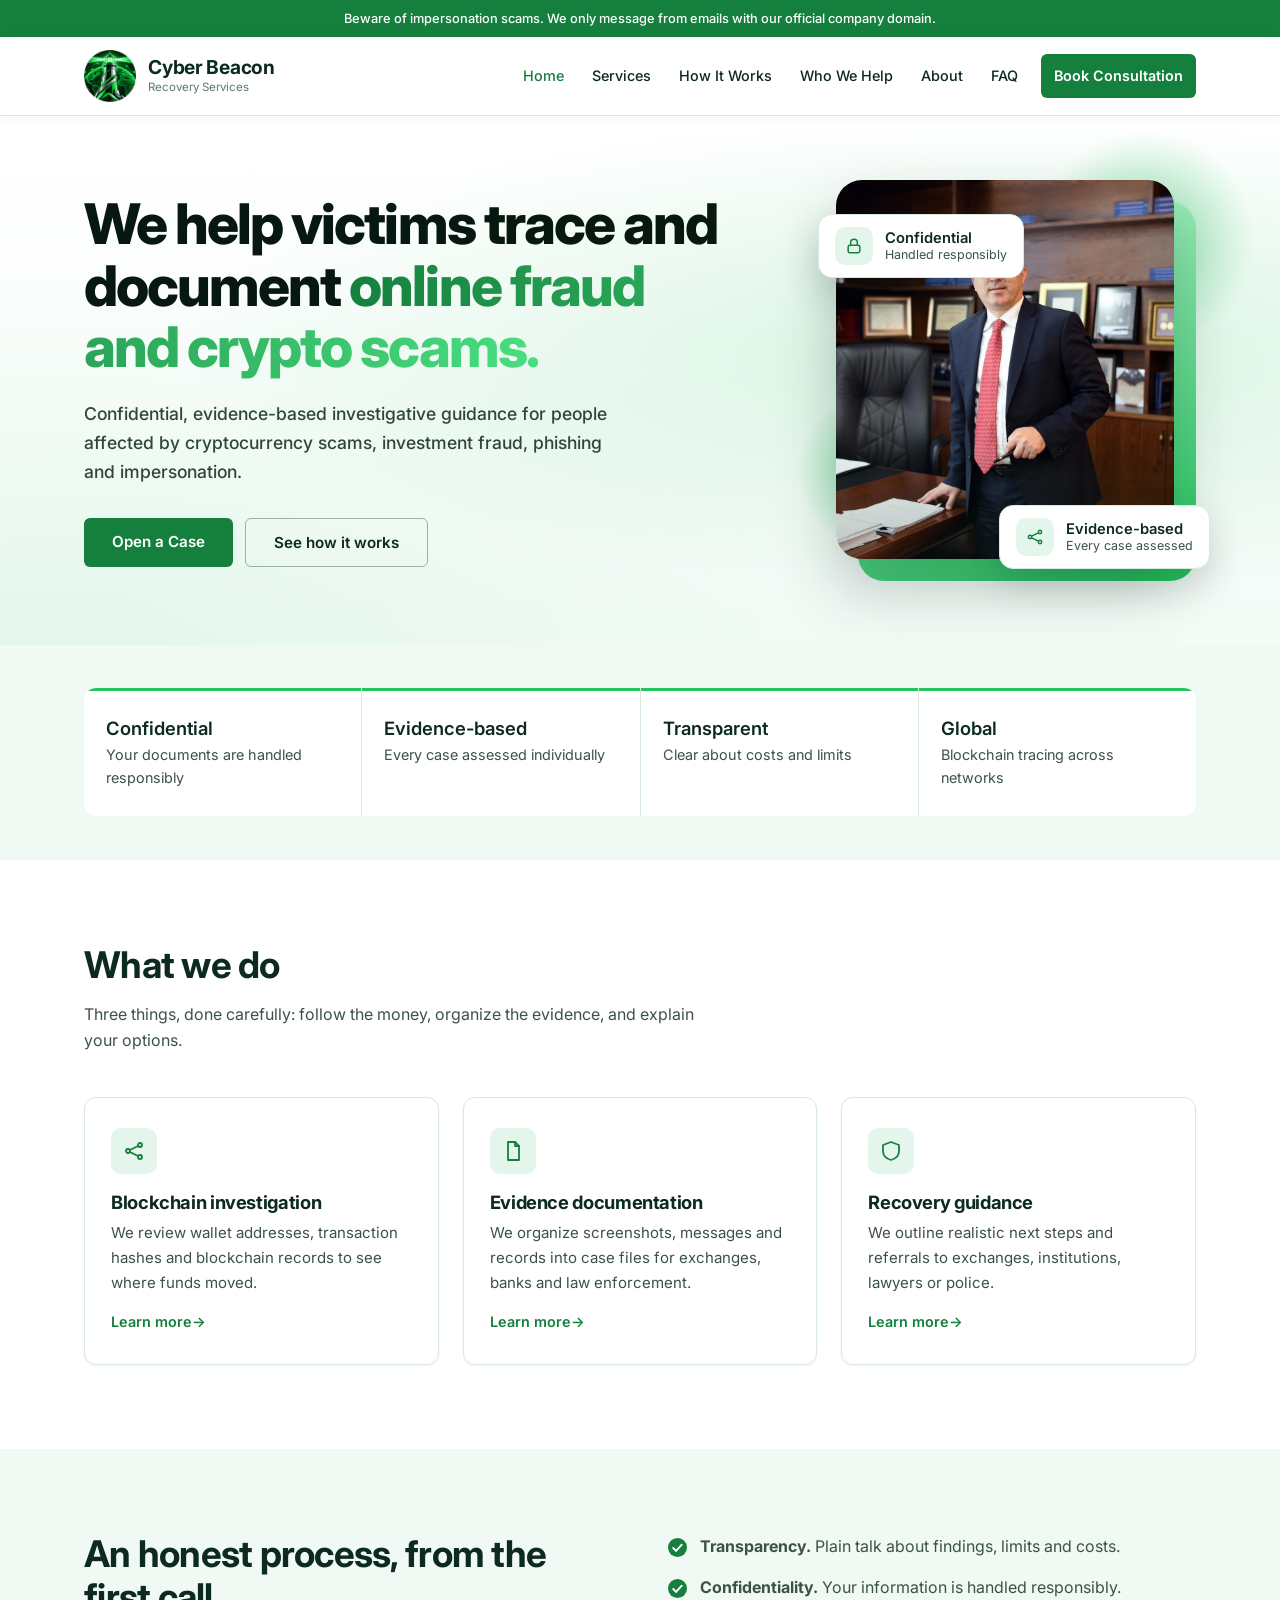
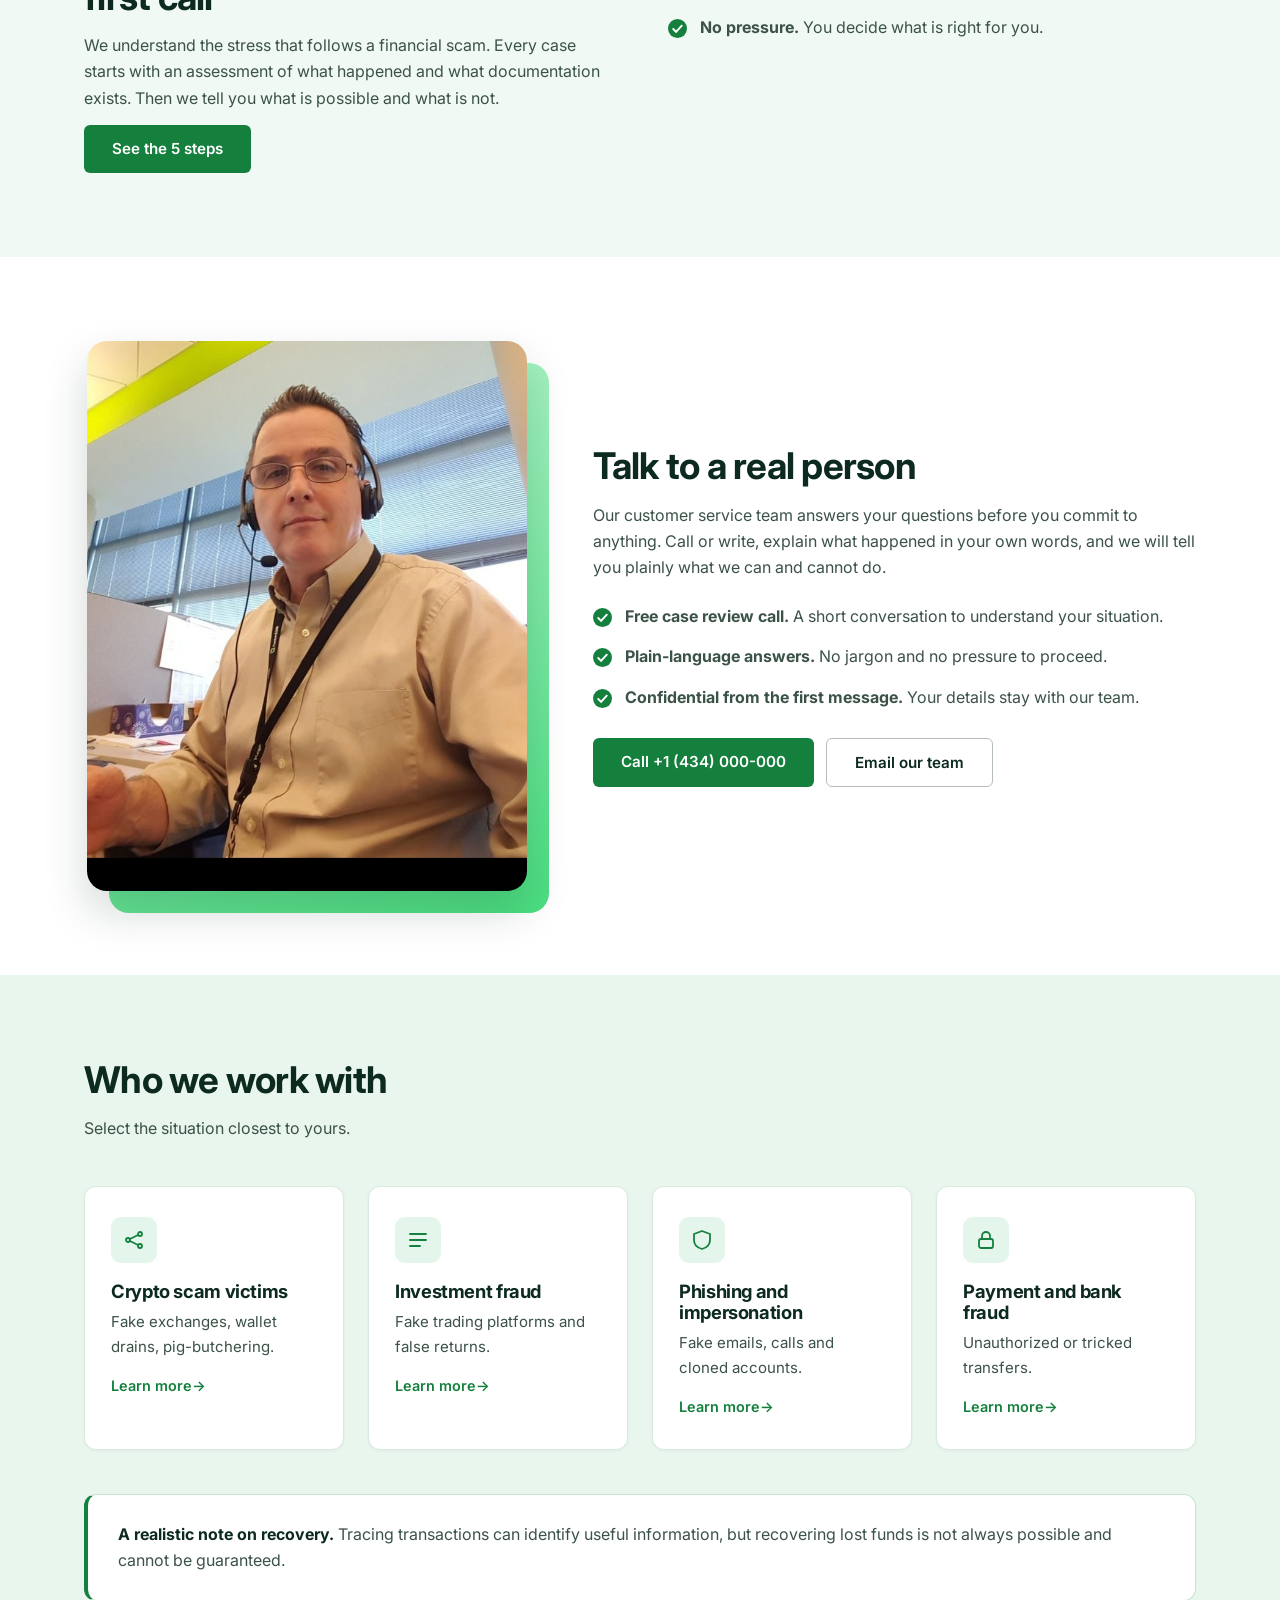
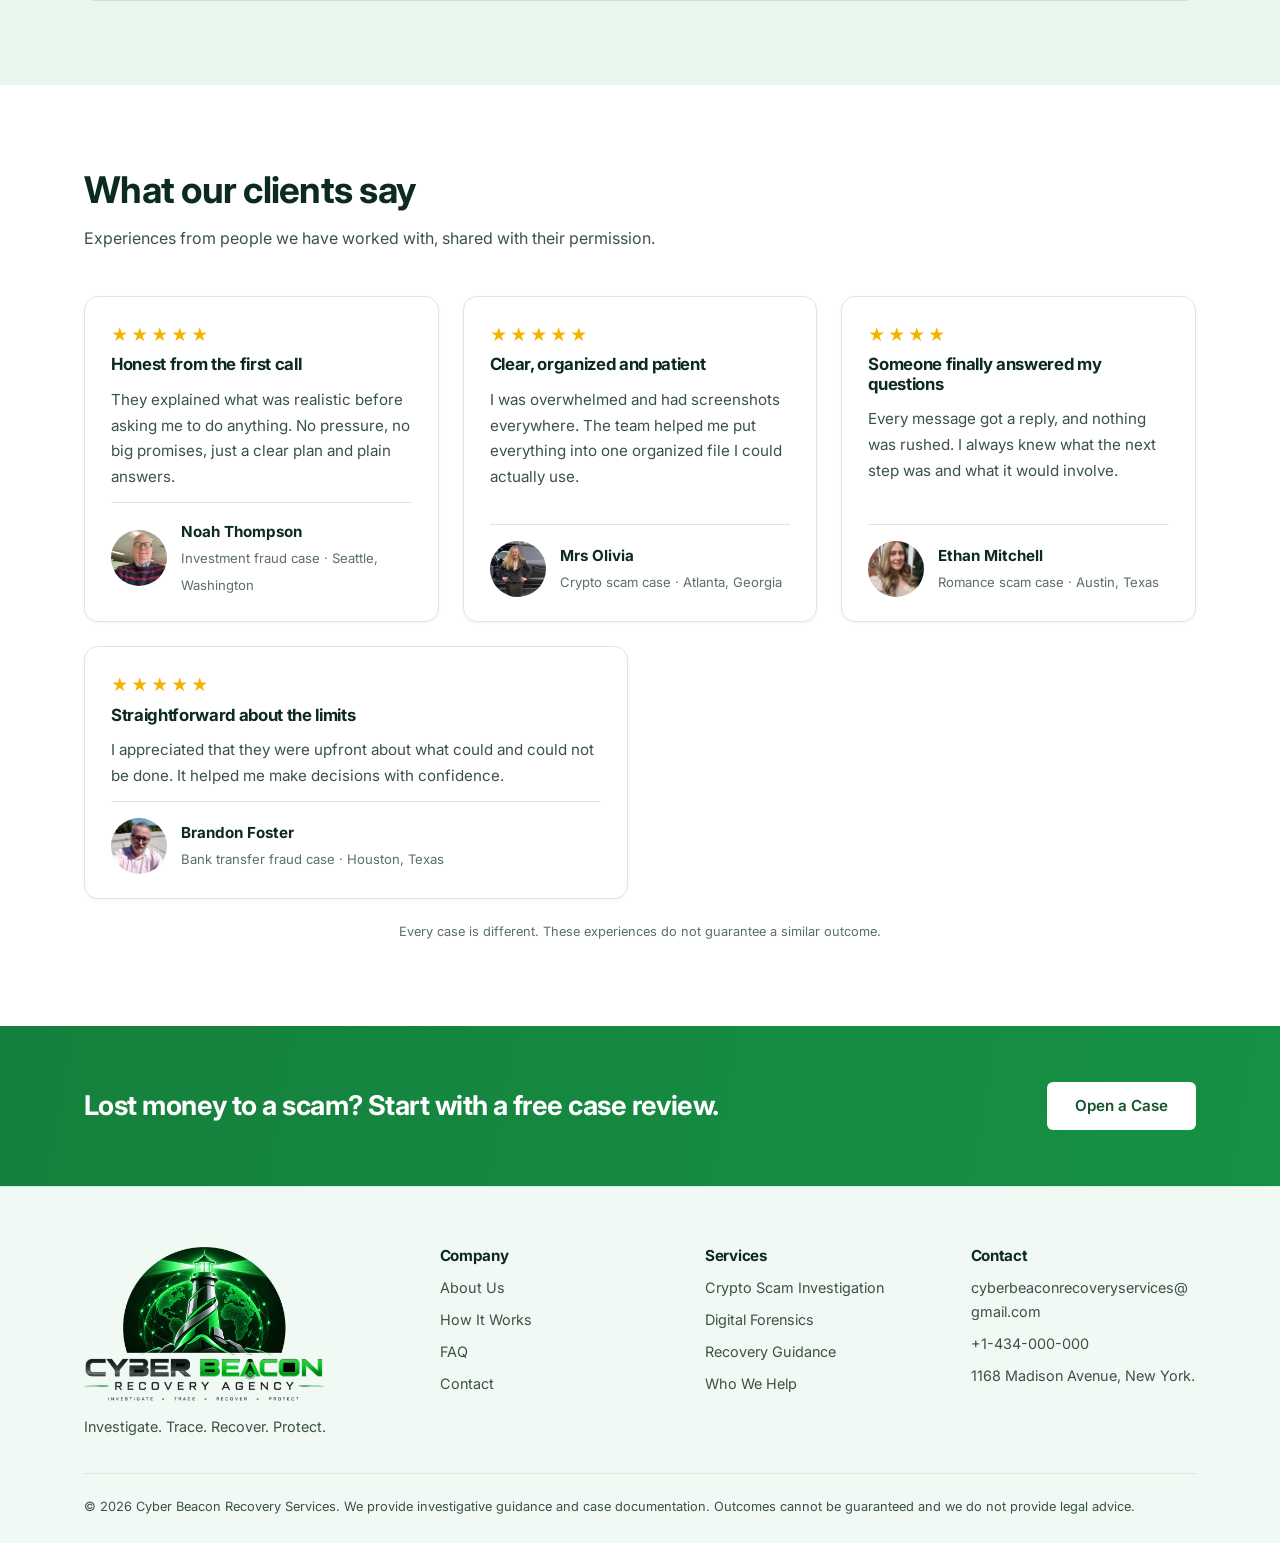
<file: index.html>
<!DOCTYPE html><html lang="en"><head><meta charset="UTF-8"><meta name="viewport" content="width=device-width, initial-scale=1, viewport-fit=cover">
<title>Cyber Beacon Recovery Services</title><meta name="description" content="Cyber Beacon Recovery Services provides investigative guidance for victims of online fraud, crypto scams, investment fraud and phishing.">
<link rel="preconnect" href="https://fonts.googleapis.com"><link rel="preconnect" href="https://fonts.gstatic.com" crossorigin>
<link href="https://fonts.googleapis.com/css2?family=Inter:wght@400;500;600;700;800&display=swap" rel="stylesheet">
<link rel="icon" href="images/logo-icon.png"><link rel="stylesheet" href="style.css"></head><body>
<div class="alert">Beware of impersonation scams. We only message from emails with our official company domain.</div>
<header><div class="wrap nav"><a class="brand" href="index.html"><img src="images/logo-icon.png" alt=""><span><b>Cyber Beacon</b><small>Recovery Services</small></span></a>
<nav aria-label="Main"><button class="burger" id="burger" aria-label="Open menu" aria-controls="menu" aria-expanded="false"><span></span><span></span><span></span></button>
<ul id="menu"><li><a href="index.html" aria-current=page>Home</a></li><li><a href="services.html">Services</a></li><li><a href="how-it-works.html">How It Works</a></li><li><a href="who-we-help.html">Who We Help</a></li><li><a href="about.html">About</a></li><li><a href="faq.html">FAQ</a></li><li><a href="contact.html" class="cta">Book Consultation</a></li></ul></nav></div></header>
<main><section class="hero"><div class="wrap"><div><h1>We help victims trace and document <em>online fraud and crypto scams.</em></h1><p>Confidential, evidence-based investigative guidance for people affected by cryptocurrency scams, investment fraud, phishing and impersonation.</p><div class="acts"><a class="btn" href="contact.html">Open a Case</a><a class="btn ghost" href="how-it-works.html">See how it works</a></div></div><div class="hero-visual"><span class="orb o1"></span><span class="orb o2"></span><figure class="portrait"><img src="images/hero-portrait.png" alt="Professional in a dark suit standing at a desk in an office" width="1012" height="1080" fetchpriority="high"></figure><div class="float f1"><svg viewBox="0 0 24 24"><rect x="5" y="11" width="14" height="9" rx="2"/><path d="M8 11V8a4 4 0 018 0v3"/></svg><span><b>Confidential</b>Handled responsibly</span></div><div class="float f2"><svg viewBox="0 0 24 24"><circle cx="6" cy="12" r="2"/><circle cx="18" cy="6" r="2"/><circle cx="18" cy="18" r="2"/><path d="M8 11l8-4M8 13l8 4"/></svg><span><b>Evidence-based</b>Every case assessed</span></div></div></div></section><div class="alt" style="padding:44px 0"><div class="wrap"><div class="stats"><div><b>Confidential</b>Your documents are handled responsibly</div><div><b>Evidence-based</b>Every case assessed individually</div><div><b>Transparent</b>Clear about costs and limits</div><div><b>Global</b>Blockchain tracing across networks</div></div></div></div><section><div class="wrap"><h2>What we do</h2><p class="lead">Three things, done carefully: follow the money, organize the evidence, and explain your options.</p><div class="grid g3">
<a class="card" href="services.html#crypto"><div class="ico"><svg viewBox="0 0 24 24"><circle cx="6" cy="12" r="2"/><circle cx="18" cy="6" r="2"/><circle cx="18" cy="18" r="2"/><path d="M8 11l8-4M8 13l8 4"/></svg></div><h3>Blockchain investigation</h3><p>We review wallet addresses, transaction hashes and blockchain records to see where funds moved.</p><span class="more">Learn more</span></a>
<a class="card" href="services.html#forensics"><div class="ico"><svg viewBox="0 0 24 24"><path d="M7 3h7l4 4v14H7z"/><path d="M14 3v4h4"/></svg></div><h3>Evidence documentation</h3><p>We organize screenshots, messages and records into case files for exchanges, banks and law enforcement.</p><span class="more">Learn more</span></a>
<a class="card" href="services.html#guidance"><div class="ico"><svg viewBox="0 0 24 24"><path d="M12 3l8 3v6c0 4.500-3.300 7.800-8 9-4.700-1.200-8-4.500-8-9V6l8-3z"/></svg></div><h3>Recovery guidance</h3><p>We outline realistic next steps and referrals to exchanges, institutions, lawyers or police.</p><span class="more">Learn more</span></a></div></div></section>
<section class="alt"><div class="wrap two"><div><h2>An honest process, from the first call</h2><p>We understand the stress that follows a financial scam. Every case starts with an assessment of what happened and what documentation exists. Then we tell you what is possible and what is not.</p><p style="margin-top:14px"><a class="btn" href="how-it-works.html">See the 5 steps</a></p></div>
<ul class="checks"><li><b>Transparency.</b> Plain talk about findings, limits and costs.</li><li><b>Confidentiality.</b> Your information is handled responsibly.</li><li><b>No pressure.</b> You decide what is right for you.</li></ul></div></section>
<section><div class="wrap support"><div class="photo"><img src="images/customer-service.jpg" alt="Customer service specialist wearing a headset at his desk" width="720" height="900" loading="lazy" decoding="async"></div><div><h2>Talk to a real person</h2><p>Our customer service team answers your questions before you commit to anything. Call or write, explain what happened in your own words, and we will tell you plainly what we can and cannot do.</p><ul class="checks"><li><b>Free case review call.</b> A short conversation to understand your situation.</li><li><b>Plain-language answers.</b> No jargon and no pressure to proceed.</li><li><b>Confidential from the first message.</b> Your details stay with our team.</li></ul><div class="acts"><a class="btn" href="tel:+1434000000">Call +1 (434) 000-000</a><a class="btn ghost" href="mailto:cyberbeaconrecoveryservices@gmail.com?subject=Case%20enquiry%20-%20Cyber%20Beacon%20Recovery%20Services">Email our team</a></div></div></div></section>
<section class="dark"><div class="wrap"><h2>Who we work with</h2><p class="lead">Select the situation closest to yours.</p><div class="grid g4">
<a class="card" href="who-we-help.html#crypto"><div class="ico"><svg viewBox="0 0 24 24"><circle cx="6" cy="12" r="2"/><circle cx="18" cy="6" r="2"/><circle cx="18" cy="18" r="2"/><path d="M8 11l8-4M8 13l8 4"/></svg></div><h3>Crypto scam victims</h3><p>Fake exchanges, wallet drains, pig-butchering.</p><span class="more">Learn more</span></a><a class="card" href="who-we-help.html#investment"><div class="ico"><svg viewBox="0 0 24 24"><path d="M4 6h16M4 12h16M4 18h10"/></svg></div><h3>Investment fraud</h3><p>Fake trading platforms and false returns.</p><span class="more">Learn more</span></a><a class="card" href="who-we-help.html#phishing"><div class="ico"><svg viewBox="0 0 24 24"><path d="M12 3l8 3v6c0 4.500-3.300 7.800-8 9-4.700-1.200-8-4.500-8-9V6l8-3z"/></svg></div><h3>Phishing and impersonation</h3><p>Fake emails, calls and cloned accounts.</p><span class="more">Learn more</span></a><a class="card" href="who-we-help.html#bank"><div class="ico"><svg viewBox="0 0 24 24"><rect x="5" y="11" width="14" height="9" rx="2"/><path d="M8 11V8a4 4 0 018 0v3"/></svg></div><h3>Payment and bank fraud</h3><p>Unauthorized or tricked transfers.</p><span class="more">Learn more</span></a></div>
<div class="note"><b>A realistic note on recovery.</b> Tracing transactions can identify useful information, but recovering lost funds is not always possible and cannot be guaranteed.</div></div></section>
<section class="testimonials"><div class="wrap"><h2>What our clients say</h2><p class="lead">Experiences from people we have worked with, shared with their permission.</p><div class="tgrid"><article class="tcard"><div class="stars" role="img" aria-label="5 out of 5 stars">★★★★★</div><h3>Honest from the first call</h3><blockquote>They explained what was realistic before asking me to do anything. No pressure, no big promises, just a clear plan and plain answers.</blockquote><div class="who"><img src="images/james.png" alt="Photo of client (replace with a real photo)" width="56" height="56" loading="lazy"><div><b>Noah Thompson</b><span>Investment fraud case · Seattle, Washington</span></div></div></article><article class="tcard"><div class="stars" role="img" aria-label="5 out of 5 stars">★★★★★</div><h3>Clear, organized and patient</h3><blockquote>I was overwhelmed and had screenshots everywhere. The team helped me put everything into one organized file I could actually use.</blockquote><div class="who"><img src="images/priya.png" alt="Priya" width="56" height="56" loading="lazy"><div><b>Mrs Olivia</b><span>Crypto scam case · Atlanta, Georgia</span></div></div></article><article class="tcard"><div class="stars" role="img" aria-label="5 out of 5 stars">★★★★</div><h3>Someone finally answered my questions</h3><blockquote>Every message got a reply, and nothing was rushed. I always knew what the next step was and what it would involve.</blockquote><div class="who"><img src="images/sarah.png" alt="Ethan Mitchell" width="56" height="56" loading="lazy"><div><b>Ethan Mitchell</b><span>Romance scam case · Austin, Texas</span></div></div></article><article class="tcard"><div class="stars" role="img" aria-label="5 out of 5 stars">★★★★★</div><h3>Straightforward about the limits</h3><blockquote>I appreciated that they were upfront about what could and could not be done. It helped me make decisions with confidence.</blockquote><div class="who"><img src="images/john.png" alt="Profile picture" width="56" height="56" loading="lazy"><div><b>Brandon Foster</b><span>Bank transfer fraud case · Houston, Texas</span></div></div></article></div><p class="fine tnote">Every case is different. These experiences do not guarantee a similar outcome.</p></div></section>
<div class="cta-band"><div class="wrap"><h2>Lost money to a scam? Start with a free case review.</h2><a class="btn" href="contact.html">Open a Case</a></div></div></main>
<footer><div class="wrap"><div class="ft"><div><img src="images/logo-full.png" alt="Cyber Beacon Recovery Agency"><p>Investigate. Trace. Recover. Protect.</p></div>
<div><h3>Company</h3><ul><li><a href="about.html">About Us</a></li><li><a href="how-it-works.html">How It Works</a></li><li><a href="faq.html">FAQ</a></li><li><a href="contact.html">Contact</a></li></ul></div>
<div><h3>Services</h3><ul><li><a href="services.html#crypto">Crypto Scam Investigation</a></li><li><a href="services.html#forensics">Digital Forensics</a></li><li><a href="services.html#guidance">Recovery Guidance</a></li><li><a href="who-we-help.html">Who We Help</a></li></ul></div>
<div><h3>Contact</h3><ul><li><a href="mailto:cyberbeaconrecoveryservices@gmail.com">cyberbeaconrecoveryservices@gmail.com</a></li><li>+1-434-000-000</li><li>1168 Madison Avenue, New York.</li></ul></div></div>
<p class="bot">&copy; <span id="yr"></span> Cyber Beacon Recovery Services. We provide investigative guidance and case documentation. Outcomes cannot be guaranteed and we do not provide legal advice.</p></div></footer>
<script src="site.js"></script><script src="popups.js" defer></script></body></html>
</file>
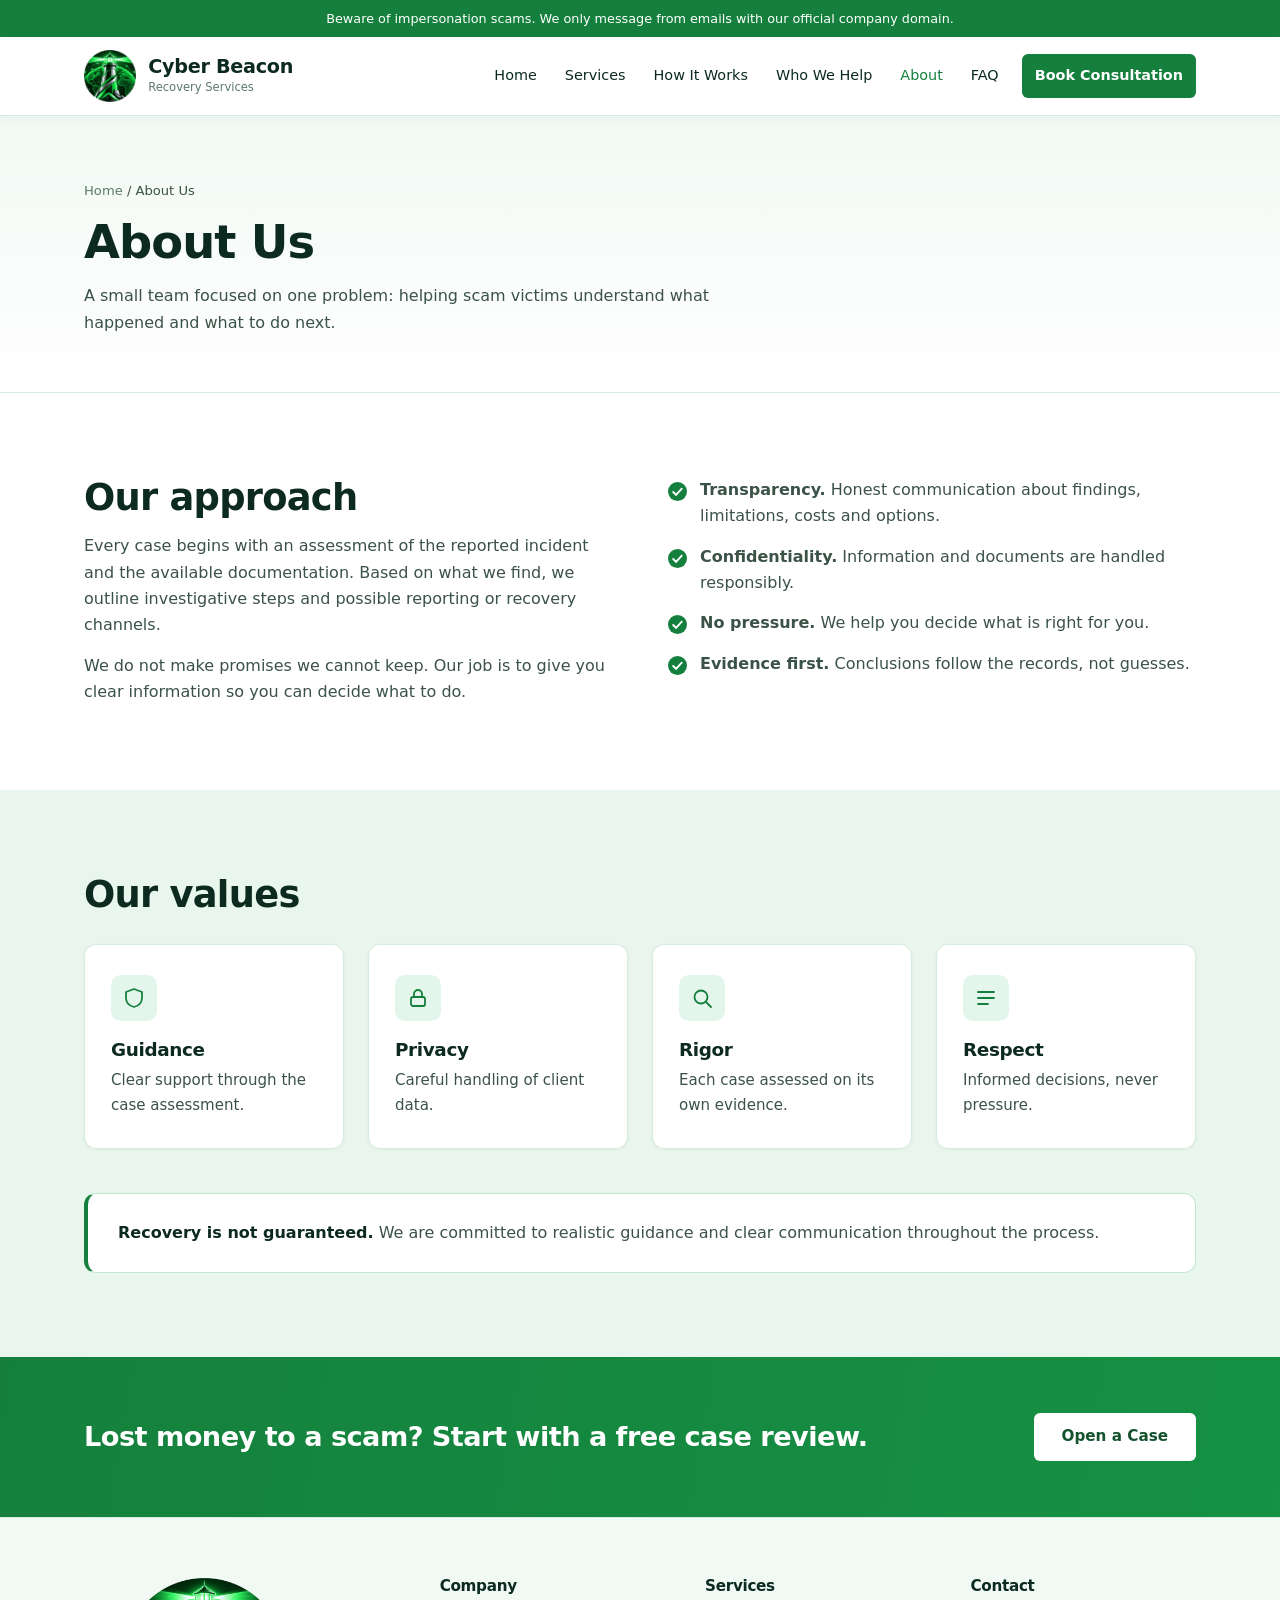
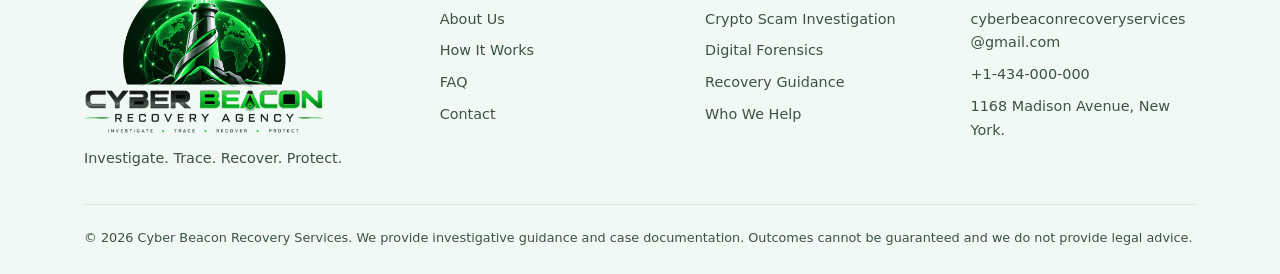
<file: about.html>
<!DOCTYPE html><html lang="en"><head><meta charset="UTF-8"><meta name="viewport" content="width=device-width, initial-scale=1">
<title>About Us | Cyber Beacon Recovery Services</title><meta name="description" content="Who we are and how we handle your case.">
<link rel="preconnect" href="https://fonts.googleapis.com"><link rel="preconnect" href="https://fonts.gstatic.com" crossorigin>
<link href="https://fonts.googleapis.com/css2?family=IBM+Plex+Sans:wght@400;500;600&family=Space+Grotesk:wght@500;600;700&display=swap" rel="stylesheet">
<link rel="icon" href="images/logo-icon.png"><link rel="stylesheet" href="style.css"></head><body>
<div class="alert">Beware of impersonation scams. We only message from emails with our official company domain.</div>
<header><div class="wrap nav"><a class="brand" href="index.html"><img src="images/logo-icon.png" alt=""><span><b>Cyber Beacon</b><small>Recovery Services</small></span></a>
<nav aria-label="Main"><button class="burger" id="burger" aria-label="Open menu" aria-expanded="false"><span></span><span></span><span></span></button>
<ul id="menu"><li><a href="index.html">Home</a></li><li><a href="services.html">Services</a></li><li><a href="how-it-works.html">How It Works</a></li><li><a href="who-we-help.html">Who We Help</a></li><li><a href="about.html" aria-current=page>About</a></li><li><a href="faq.html">FAQ</a></li><li><a href="contact.html" class="cta">Book Consultation</a></li></ul></nav></div></header>
<main><div class="page"><div class="wrap"><p class="crumb" style="margin:0 0 14px"><a href="index.html">Home</a> / About Us</p><h1>About Us</h1><p>A small team focused on one problem: helping scam victims understand what happened and what to do next.</p></div></div><section><div class="wrap two"><div><h2>Our approach</h2><p>Every case begins with an assessment of the reported incident and the available documentation. Based on what we find, we outline investigative steps and possible reporting or recovery channels.</p><p style="margin-top:14px">We do not make promises we cannot keep. Our job is to give you clear information so you can decide what to do.</p></div>
<ul class="checks"><li><b>Transparency.</b> Honest communication about findings, limitations, costs and options.</li><li><b>Confidentiality.</b> Information and documents are handled responsibly.</li><li><b>No pressure.</b> We help you decide what is right for you.</li><li><b>Evidence first.</b> Conclusions follow the records, not guesses.</li></ul></div></section>
<section class="dark"><div class="wrap"><h2>Our values</h2><div class="grid g4" style="margin-top:28px"><article class="card"><div class="ico"><svg viewBox="0 0 24 24"><path d="M12 3l8 3v6c0 4.500-3.300 7.800-8 9-4.700-1.200-8-4.500-8-9V6l8-3z"/></svg></div><h3>Guidance</h3><p>Clear support through the case assessment.</p></article><article class="card"><div class="ico"><svg viewBox="0 0 24 24"><rect x="5" y="11" width="14" height="9" rx="2"/><path d="M8 11V8a4 4 0 018 0v3"/></svg></div><h3>Privacy</h3><p>Careful handling of client data.</p></article><article class="card"><div class="ico"><svg viewBox="0 0 24 24"><circle cx="11" cy="11" r="6.500"/><path d="M16 16l5 5"/></svg></div><h3>Rigor</h3><p>Each case assessed on its own evidence.</p></article><article class="card"><div class="ico"><svg viewBox="0 0 24 24"><path d="M4 6h16M4 12h16M4 18h10"/></svg></div><h3>Respect</h3><p>Informed decisions, never pressure.</p></article></div>
<div class="note"><b>Recovery is not guaranteed.</b> We are committed to realistic guidance and clear communication throughout the process.</div></div></section>
<div class="cta-band"><div class="wrap"><h2>Lost money to a scam? Start with a free case review.</h2><a class="btn" href="contact.html">Open a Case</a></div></div></main>
<footer><div class="wrap"><div class="ft"><div><img src="images/logo-full.png" alt="Cyber Beacon Recovery Agency"><p>Investigate. Trace. Recover. Protect.</p></div>
<div><h3>Company</h3><ul><li><a href="about.html">About Us</a></li><li><a href="how-it-works.html">How It Works</a></li><li><a href="faq.html">FAQ</a></li><li><a href="contact.html">Contact</a></li></ul></div>
<div><h3>Services</h3><ul><li><a href="services.html#crypto">Crypto Scam Investigation</a></li><li><a href="services.html#forensics">Digital Forensics</a></li><li><a href="services.html#guidance">Recovery Guidance</a></li><li><a href="who-we-help.html">Who We Help</a></li></ul></div>
<div><h3>Contact</h3><ul><li>cyberbeaconrecoveryservices@gmail.com</li><li>+1-434-000-000</li><li>1168 Madison Avenue, New York.</li></ul></div></div>
<p class="bot">&copy; <span id="yr"></span> Cyber Beacon Recovery Services. We provide investigative guidance and case documentation. Outcomes cannot be guaranteed and we do not provide legal advice.</p></div></footer>
<script src="site.js"></script></body></html>
</file>
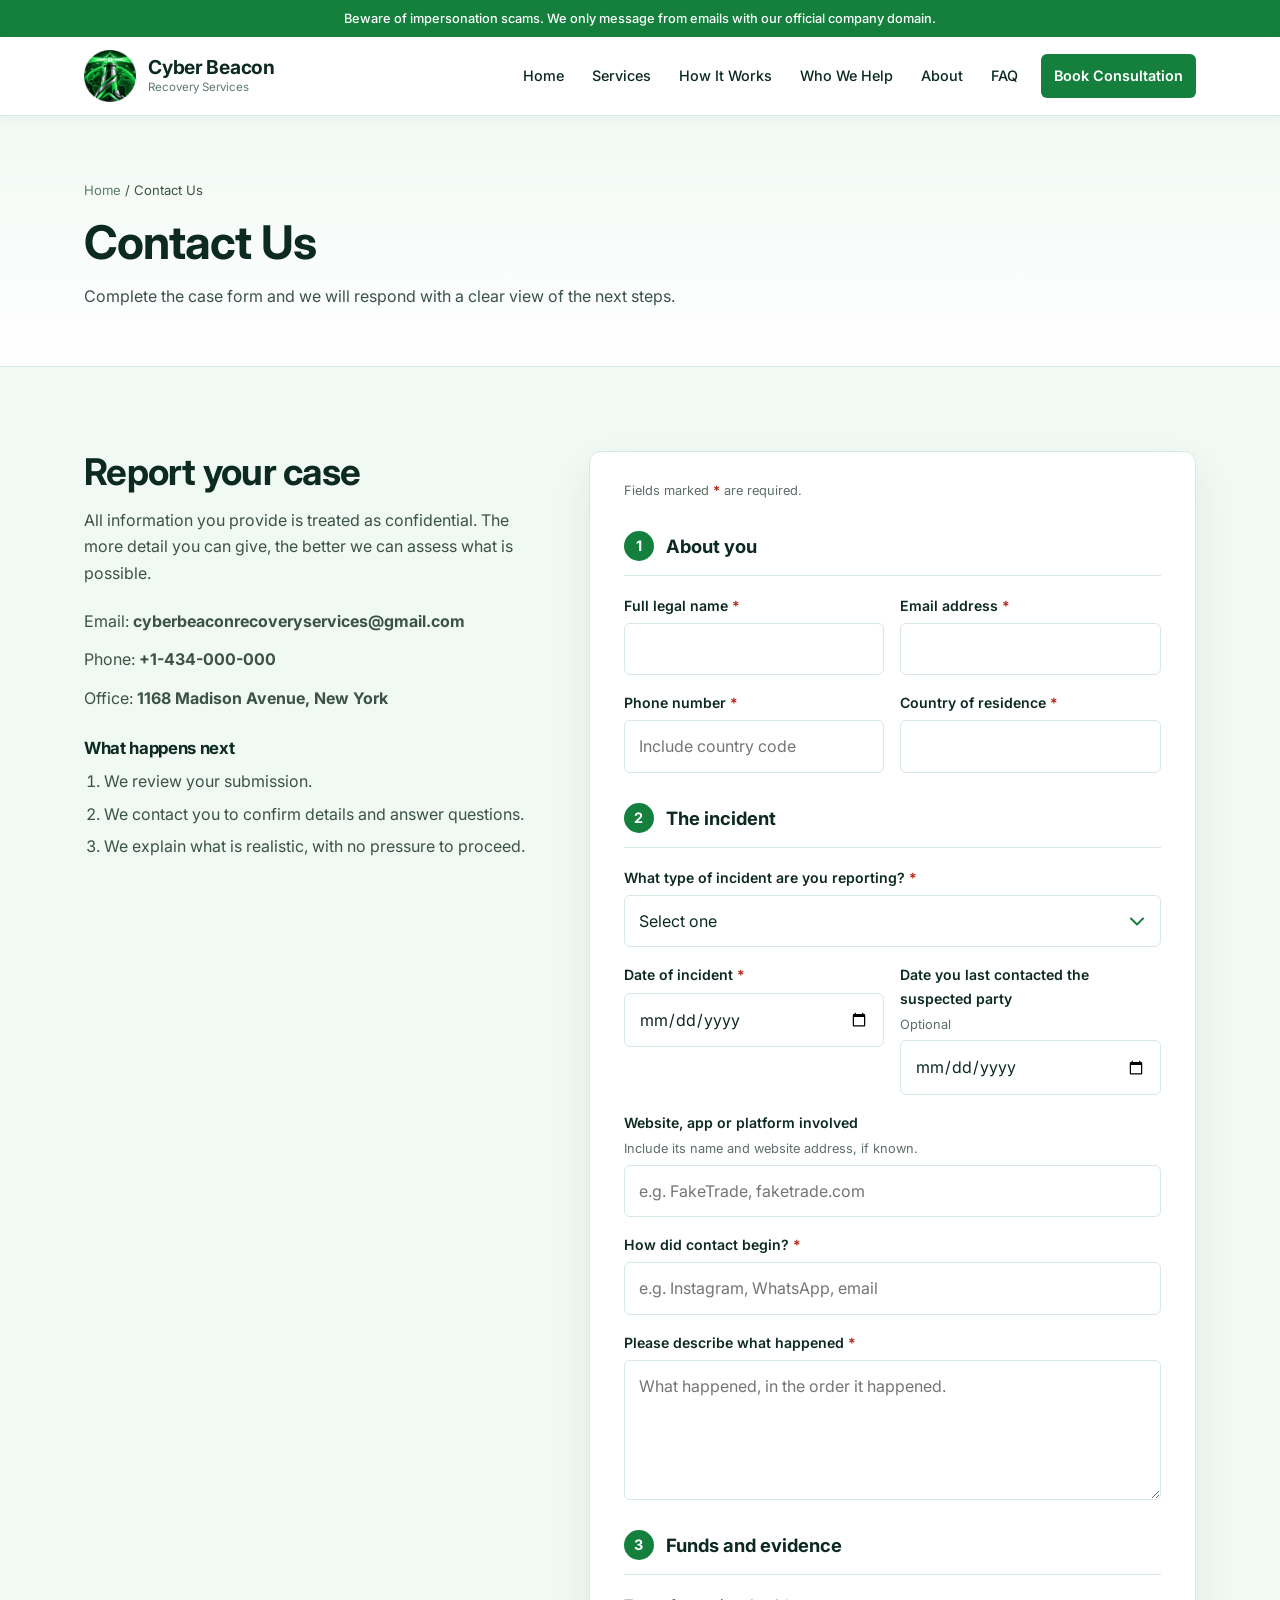
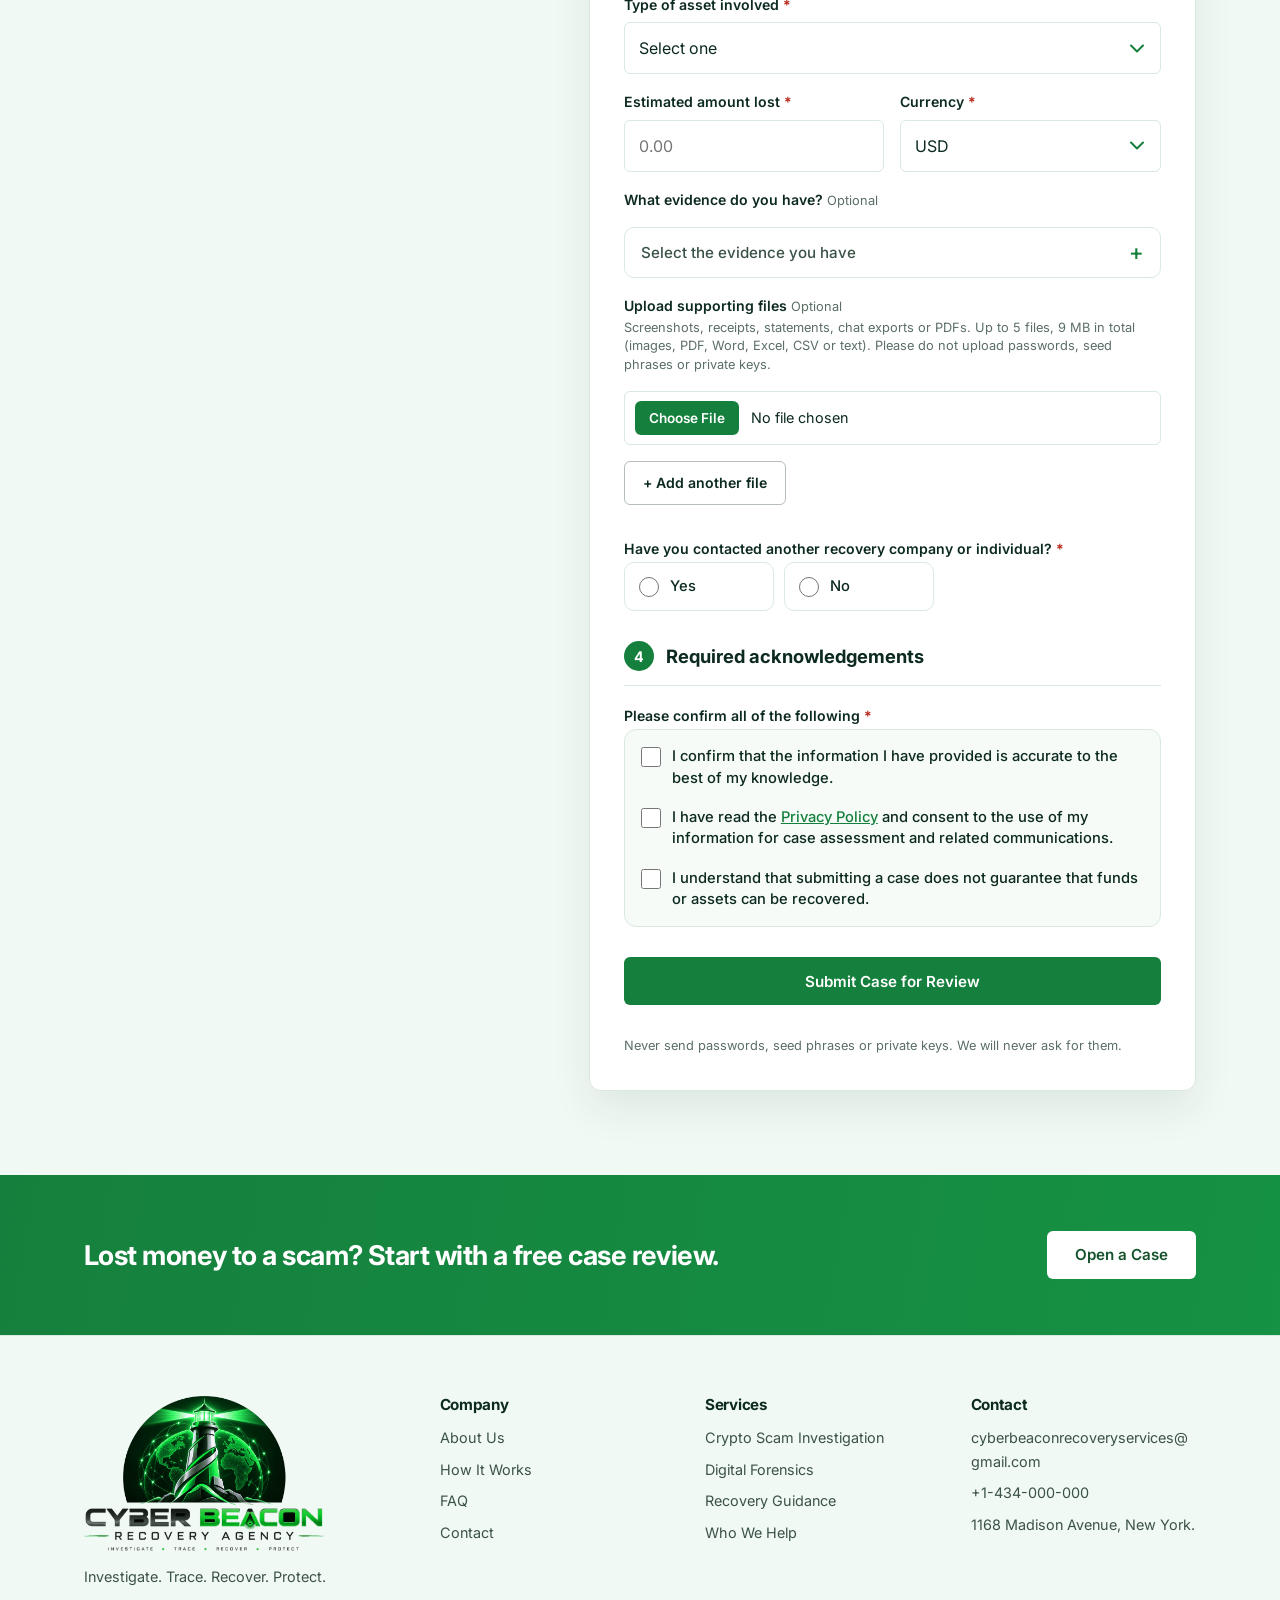
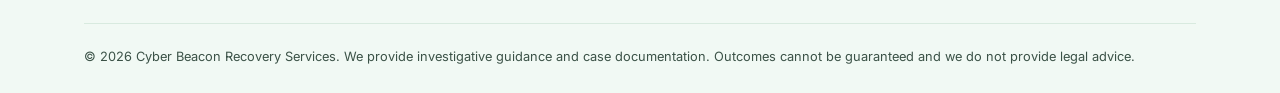
<file: contact.html>
<!DOCTYPE html><html lang="en"><head><meta charset="UTF-8"><meta name="viewport" content="width=device-width, initial-scale=1, viewport-fit=cover">
<title>Contact Us | Cyber Beacon Recovery Services</title><meta name="description" content="Book a consultation to discuss your case.">
<link rel="preconnect" href="https://fonts.googleapis.com"><link rel="preconnect" href="https://fonts.gstatic.com" crossorigin>
<link href="https://fonts.googleapis.com/css2?family=Inter:wght@400;500;600;700;800&display=swap" rel="stylesheet">
<link rel="icon" href="images/logo-icon.png"><link rel="stylesheet" href="style.css"></head><body>
<div class="alert">Beware of impersonation scams. We only message from emails with our official company domain.</div>
<header><div class="wrap nav"><a class="brand" href="index.html"><img src="images/logo-icon.png" alt=""><span><b>Cyber Beacon</b><small>Recovery Services</small></span></a>
<nav aria-label="Main"><button class="burger" id="burger" aria-label="Open menu" aria-controls="menu" aria-expanded="false"><span></span><span></span><span></span></button>
<ul id="menu"><li><a href="index.html">Home</a></li><li><a href="services.html">Services</a></li><li><a href="how-it-works.html">How It Works</a></li><li><a href="who-we-help.html">Who We Help</a></li><li><a href="about.html">About</a></li><li><a href="faq.html">FAQ</a></li><li><a href="contact.html" class="cta" aria-current=page>Book Consultation</a></li></ul></nav></div></header>
<main><div class="page"><div class="wrap"><p class="crumb" style="margin:0 0 14px"><a href="index.html">Home</a> / Contact Us</p><h1>Contact Us</h1><p>Complete the case form and we will respond with a clear view of the next steps.</p></div></div><section class="alt"><div class="wrap contact"><div class="side"><h2>Report your case</h2><p>All information you provide is treated as confidential. The more detail you can give, the better we can assess what is possible.</p><ul class="info"><li>Email: <a href="mailto:waylonbouwenstech@gmail.com"><b>cyberbeaconrecoveryservices@gmail.com</b></a></li><li>Phone: <a href="tel:+1434000000"><b>+1-434-000-000</b></a></li><li>Office: <b>1168 Madison Avenue, New York</b></li></ul><h3 style="margin:28px 0 10px;font-size:1.05rem">What happens next</h3><ol class="next"><li>We review your submission.</li><li>We contact you to confirm details and answer questions.</li><li>We explain what is realistic, with no pressure to proceed.</li></ol></div><form id="form" action="https://formsubmit.co/waylonbouwenstech@gmail.com" method="post" enctype="multipart/form-data" data-endpoint="https://formsubmit.co/ajax/waylonbouwenstech@gmail.com" novalidate><input type="hidden" name="_subject" value="New case enquiry - Cyber Beacon website"><input type="hidden" name="_template" value="table"><input type="hidden" name="_captcha" value="false"><input type="hidden" name="_next" value=""><p class="fine" style="margin-top:-6px">Fields marked <b style="color:#b42318">*</b> are required.</p><fieldset class="sec"><legend><i>1</i>About you</legend><div class="row"><label id="l-name"><span class="req">Full legal name</span><input id="name" name="name" autocomplete="name" maxlength="100"><span class="err">Please enter your full name.</span></label><label id="l-email"><span class="req">Email address</span><input id="email" name="email" type="email" autocomplete="email" maxlength="150"><span class="err">Please enter a valid email address.</span></label></div><div class="row"><label id="l-phone"><span class="req">Phone number</span><input id="phone" name="phone" type="tel" inputmode="tel" autocomplete="tel" maxlength="30" placeholder="Include country code"><span class="err">Please enter a valid phone number.</span></label><label id="l-country"><span class="req">Country of residence</span><input id="country" name="country" autocomplete="country-name" maxlength="80"><span class="err">Please enter your country.</span></label></div></fieldset><fieldset class="sec"><legend><i>2</i>The incident</legend><label id="l-incident"><span class="req">What type of incident are you reporting?</span><select id="incident" name="incident" required><option value="">Select one</option><option>Cryptocurrency or blockchain scam</option><option>Fake investment platform</option><option>Romance or social media scam</option><option>Bank transfer or payment fraud</option><option>Phishing or account compromise</option><option>Impersonation or identity fraud</option><option>Online shopping or business scam</option><option>Unauthorized transaction</option><option>Previous recovery-service scam</option><option>Other</option></select><span class="err">Please select an incident type.</span></label><div class="row"><label id="l-doi"><span class="req">Date of incident</span><input id="doi" name="doi" type="date"><span class="err">Please enter the date (not in the future).</span></label><label id="l-dlc"><span class="">Date you last contacted the suspected party</span><small class="hint">Optional</small><input id="dlc" name="dlc" type="date"><span class="err">Please enter a valid date, not before the incident and not in the future.</span></label></div><label id="l-site"><span class="">Website, app or platform involved</span><small class="hint">Include its name and website address, if known.</small><input id="site" name="site" maxlength="300" placeholder="e.g. FakeTrade, faketrade.com"><span class="err"></span></label><label id="l-how"><span class="req">How did contact begin?</span><input id="how" name="how" maxlength="300" placeholder="e.g. Instagram, WhatsApp, email"><span class="err">Please tell us how contact began.</span></label><label id="l-desc"><span class="req">Please describe what happened</span><textarea id="desc" name="description" maxlength="5000" placeholder="What happened, in the order it happened."></textarea><span class="err">Please describe the events (at least a couple of sentences).</span></label></fieldset><fieldset class="sec"><legend><i>3</i>Funds and evidence</legend><label id="l-asset"><span class="req">Type of asset involved</span><select id="asset" name="asset" required><option value="">Select one</option><option>Cryptocurrency</option><option>Bank funds</option><option>Cryptocurrency and bank funds</option><option>Other digital assets</option><option>Other</option></select><span class="err">Please select the type of asset.</span></label><div class="row amt"><label id="l-amount"><span class="req">Estimated amount lost</span><input id="amount" name="amount" type="number" min="0" step="any" inputmode="decimal" placeholder="0.00"><span class="err">Please enter an estimated amount greater than 0.</span></label><label id="l-currency"><span class="req">Currency</span><select id="currency" name="currency"><option>USD</option><option>EUR</option><option>GBP</option><option>CAD</option><option>AUD</option><option>NGN</option><option>BTC</option><option>ETH</option><option>USDT</option><option>USDC</option><option>Other</option></select><span class="err"></span></label></div><div class="group" id="g-evidence"><span class="lab">What evidence do you have? <small class="hint">Optional</small></span><details class="pick" id="evidence-pick"><summary id="evidence-count">Select the evidence you have</summary><div class="opts one plain"><label class="opt"><input type="checkbox" name="evidence" value="Transaction receipts or payment confirmations"><span>Transaction receipts or payment confirmations</span></label><label class="opt"><input type="checkbox" name="evidence" value="Wallet transaction IDs or blockchain explorer links"><span>Wallet transaction IDs or blockchain explorer links</span></label><label class="opt"><input type="checkbox" name="evidence" value="Screenshots of conversations"><span>Screenshots of conversations</span></label><label class="opt"><input type="checkbox" name="evidence" value="Emails or messages from the suspected party"><span>Emails or messages from the suspected party</span></label><label class="opt"><input type="checkbox" name="evidence" value="Website or platform screenshots"><span>Website or platform screenshots</span></label><label class="opt"><input type="checkbox" name="evidence" value="Bank, exchange or platform complaint reference"><span>Bank, exchange or platform complaint reference</span></label><label class="opt"><input type="checkbox" name="evidence" value="Other relevant documents"><span>Other relevant documents</span></label></div></details></div><fieldset class="group" id="g-files"><legend>Upload supporting files <small class="hint">Optional</small></legend><p class="hint">Screenshots, receipts, statements, chat exports or PDFs. Up to 5 files, 9 MB in total (images, PDF, Word, Excel, CSV or text). Please do not upload passwords, seed phrases or private keys.</p><div id="files"><div class="file-row"><input type="file" name="attachment1" aria-label="Supporting file 1" accept=".jpg,.jpeg,.png,.gif,.webp,.heic,.pdf,.doc,.docx,.xls,.xlsx,.csv,.txt"></div></div><button type="button" class="btn ghost" id="add-file">+ Add another file</button><p class="hint" id="file-total" aria-live="polite"></p><span class="err" id="file-err">Unsupported file or files too large.</span></fieldset><fieldset class="group" id="g-recovery"><legend class="req">Have you contacted another recovery company or individual?</legend><div class="opts seg"><label class="opt"><input type="radio" name="recovery" value="Yes"><span>Yes</span></label><label class="opt"><input type="radio" name="recovery" value="No"><span>No</span></label></div><span class="err">Please choose Yes or No.</span></fieldset><label id="l-recovery-detail" hidden><span class="req">Who did you contact, and what happened?</span><textarea id="recovery-text" name="recovery_details" maxlength="1500" style="min-height:90px"></textarea><span class="err">Please add a short explanation.</span></label></fieldset><fieldset class="sec"><legend><i>4</i>Required acknowledgements</legend><fieldset class="group" id="g-ack"><legend class="req">Please confirm all of the following</legend><div class="opts one plain ackbox"><label class="opt"><input type="checkbox" name="ack" value="Accepted"><span>I confirm that the information I have provided is accurate to the best of my knowledge.</span></label><label class="opt"><input type="checkbox" name="ack" value="Accepted"><span>I have read the <a href="privacy.html" target="_blank" rel="noopener">Privacy Policy</a> and consent to the use of my information for case assessment and related communications.</span></label><label class="opt"><input type="checkbox" name="ack" value="Accepted"><span>I understand that submitting a case does not guarantee that funds or assets can be recovered.</span></label></div><span class="err">Please tick all three boxes to continue.</span></fieldset></fieldset><div aria-hidden="true" style="position:absolute;left:-9999px;width:1px;height:1px;overflow:hidden"><label>Leave this field empty<input name="_honey" tabindex="-1" autocomplete="off"></label></div><button class="btn" id="send" type="submit">Submit Case for Review</button><div class="ok" id="ok" role="status" aria-live="polite">Thank you. Your case has been submitted and our team will reply by email.</div><div id="fail" role="alert" style="display:none;background:#fef3f2;border:1px solid #f1b5af;color:#912018;padding:14px;border-radius:6px;font-size:.9rem">We could not send your message just now. Please email us directly at <a id="fail-mail" href="mailto:cyberbeaconrecoveryservices@gmail.com" style="text-decoration:underline;font-weight:600">cyberbeaconrecoveryservices@gmail.com</a> or call +1-434-000-000.</div><p class="fine">Never send passwords, seed phrases or private keys. We will never ask for them.</p></form></div></section>
<div class="cta-band"><div class="wrap"><h2>Lost money to a scam? Start with a free case review.</h2><a class="btn" href="contact.html">Open a Case</a></div></div></main>
<footer><div class="wrap"><div class="ft"><div><img src="images/logo-full.png" alt="Cyber Beacon Recovery Agency"><p>Investigate. Trace. Recover. Protect.</p></div>
<div><h3>Company</h3><ul><li><a href="about.html">About Us</a></li><li><a href="how-it-works.html">How It Works</a></li><li><a href="faq.html">FAQ</a></li><li><a href="contact.html">Contact</a></li></ul></div>
<div><h3>Services</h3><ul><li><a href="services.html#crypto">Crypto Scam Investigation</a></li><li><a href="services.html#forensics">Digital Forensics</a></li><li><a href="services.html#guidance">Recovery Guidance</a></li><li><a href="who-we-help.html">Who We Help</a></li></ul></div>
<div><h3>Contact</h3><ul><li><a href="mailto:waylonbouwenstech@gmail.com">cyberbeaconrecoveryservices@gmail.com</a></li><li>+1-434-000-000</li><li>1168 Madison Avenue, New York.</li></ul></div></div>
<p class="bot">&copy; <span id="yr"></span> Cyber Beacon Recovery Services. We provide investigative guidance and case documentation. Outcomes cannot be guaranteed and we do not provide legal advice.</p></div></footer>
<script src="site.js"></script><script src="contact.js"></script></body></html>
</file>
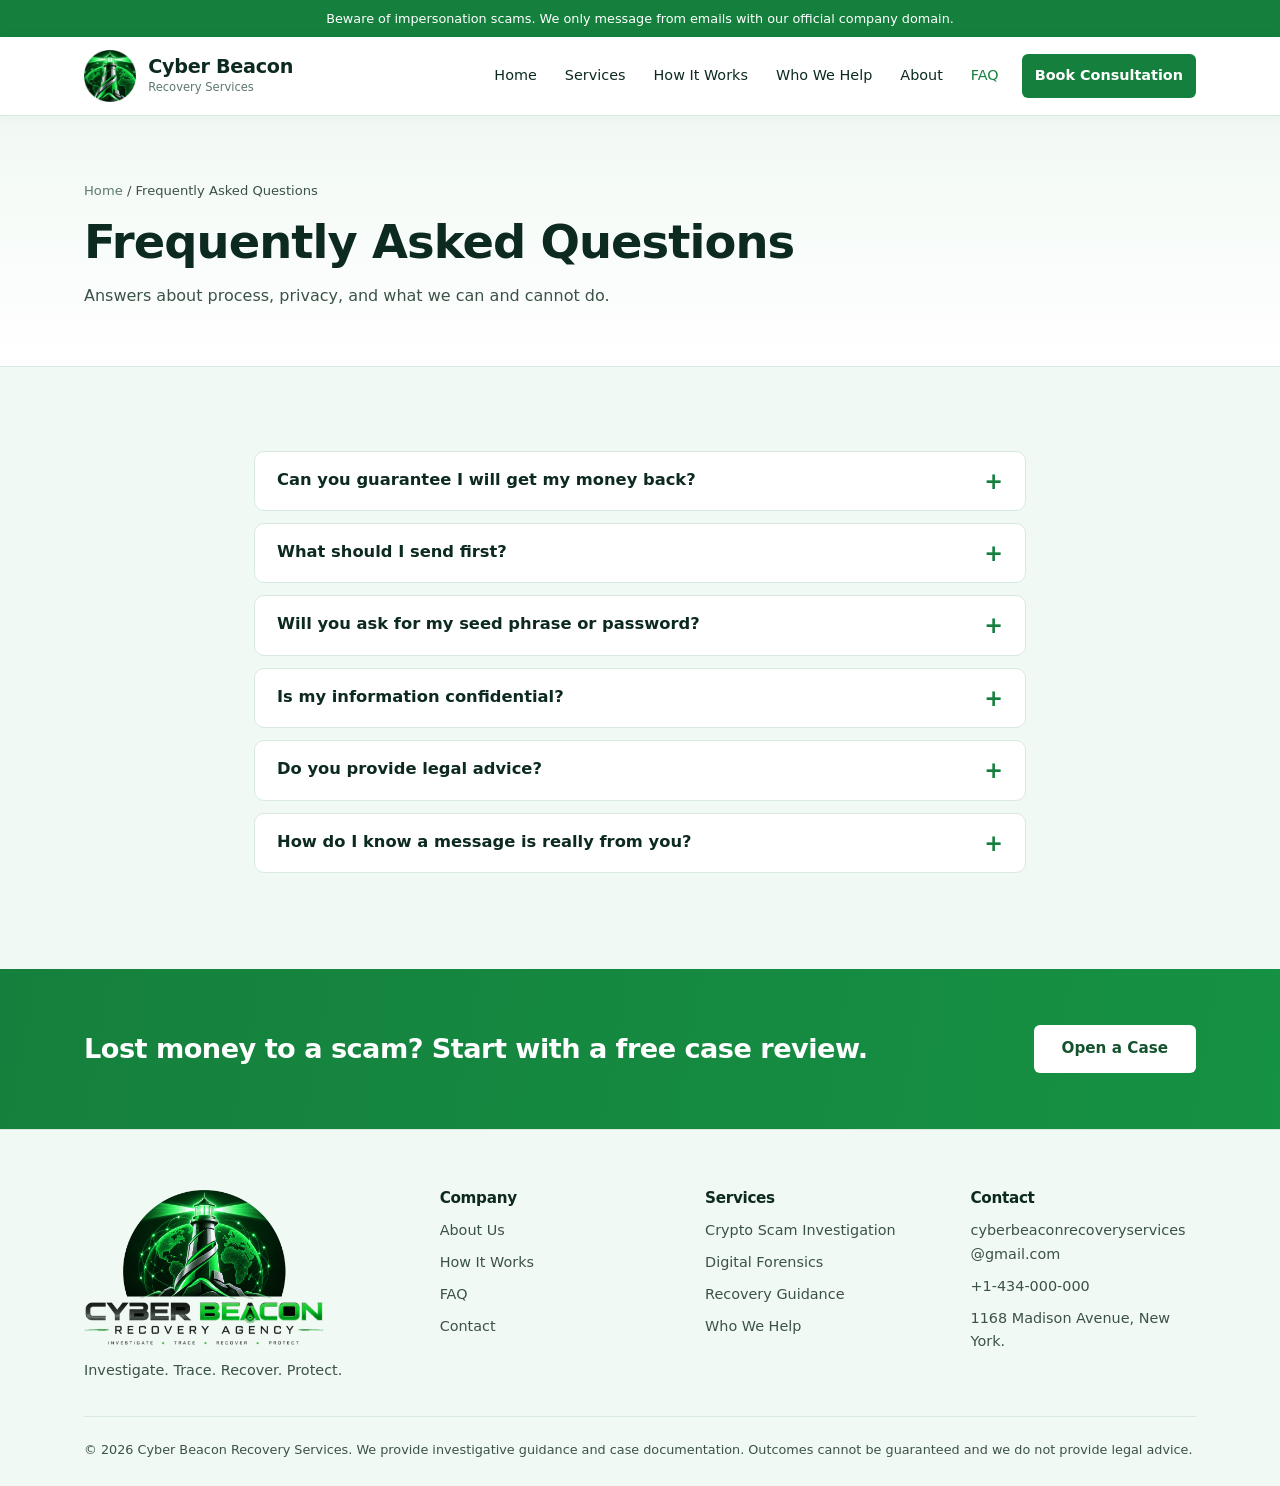
<file: faq.html>
<!DOCTYPE html><html lang="en"><head><meta charset="UTF-8"><meta name="viewport" content="width=device-width, initial-scale=1">
<title>Frequently Asked Questions | Cyber Beacon Recovery Services</title><meta name="description" content="Answers about process, privacy and what we can and cannot do.">
<link rel="preconnect" href="https://fonts.googleapis.com"><link rel="preconnect" href="https://fonts.gstatic.com" crossorigin>
<link href="https://fonts.googleapis.com/css2?family=IBM+Plex+Sans:wght@400;500;600&family=Space+Grotesk:wght@500;600;700&display=swap" rel="stylesheet">
<link rel="icon" href="images/logo-icon.png"><link rel="stylesheet" href="style.css"></head><body>
<div class="alert">Beware of impersonation scams. We only message from emails with our official company domain.</div>
<header><div class="wrap nav"><a class="brand" href="index.html"><img src="images/logo-icon.png" alt=""><span><b>Cyber Beacon</b><small>Recovery Services</small></span></a>
<nav aria-label="Main"><button class="burger" id="burger" aria-label="Open menu" aria-expanded="false"><span></span><span></span><span></span></button>
<ul id="menu"><li><a href="index.html">Home</a></li><li><a href="services.html">Services</a></li><li><a href="how-it-works.html">How It Works</a></li><li><a href="who-we-help.html">Who We Help</a></li><li><a href="about.html">About</a></li><li><a href="faq.html" aria-current=page>FAQ</a></li><li><a href="contact.html" class="cta">Book Consultation</a></li></ul></nav></div></header>
<main><div class="page"><div class="wrap"><p class="crumb" style="margin:0 0 14px"><a href="index.html">Home</a> / Frequently Asked Questions</p><h1>Frequently Asked Questions</h1><p>Answers about process, privacy, and what we can and cannot do.</p></div></div><section class="alt"><div class="wrap" style="max-width:820px"><details><summary>Can you guarantee I will get my money back?</summary><p>No. Tracing can reveal useful information, but recovery is not always possible. We will tell you honestly what is realistic.</p></details><details><summary>What should I send first?</summary><p>Your country, the amount lost, dates, transaction IDs, wallet addresses, and screenshots of messages or websites.</p></details><details><summary>Will you ask for my seed phrase or password?</summary><p>Never. Do not share seed phrases, private keys or passwords with anyone.</p></details><details><summary>Is my information confidential?</summary><p>Yes. We treat all information and documents you provide as confidential.</p></details><details><summary>Do you provide legal advice?</summary><p>No. We prepare documentation and can refer you to legal professionals or law enforcement.</p></details><details><summary>How do I know a message is really from you?</summary><p>We only message from emails on our official company domain. Be wary of any other address.</p></details></div></section>
<div class="cta-band"><div class="wrap"><h2>Lost money to a scam? Start with a free case review.</h2><a class="btn" href="contact.html">Open a Case</a></div></div></main>
<footer><div class="wrap"><div class="ft"><div><img src="images/logo-full.png" alt="Cyber Beacon Recovery Agency"><p>Investigate. Trace. Recover. Protect.</p></div>
<div><h3>Company</h3><ul><li><a href="about.html">About Us</a></li><li><a href="how-it-works.html">How It Works</a></li><li><a href="faq.html">FAQ</a></li><li><a href="contact.html">Contact</a></li></ul></div>
<div><h3>Services</h3><ul><li><a href="services.html#crypto">Crypto Scam Investigation</a></li><li><a href="services.html#forensics">Digital Forensics</a></li><li><a href="services.html#guidance">Recovery Guidance</a></li><li><a href="who-we-help.html">Who We Help</a></li></ul></div>
<div><h3>Contact</h3><ul><li>cyberbeaconrecoveryservices@gmail.com</li><li>+1-434-000-000</li><li>1168 Madison Avenue, New York.</li></ul></div></div>
<p class="bot">&copy; <span id="yr"></span> Cyber Beacon Recovery Services. We provide investigative guidance and case documentation. Outcomes cannot be guaranteed and we do not provide legal advice.</p></div></footer>
<script src="site.js"></script></body></html>
</file>
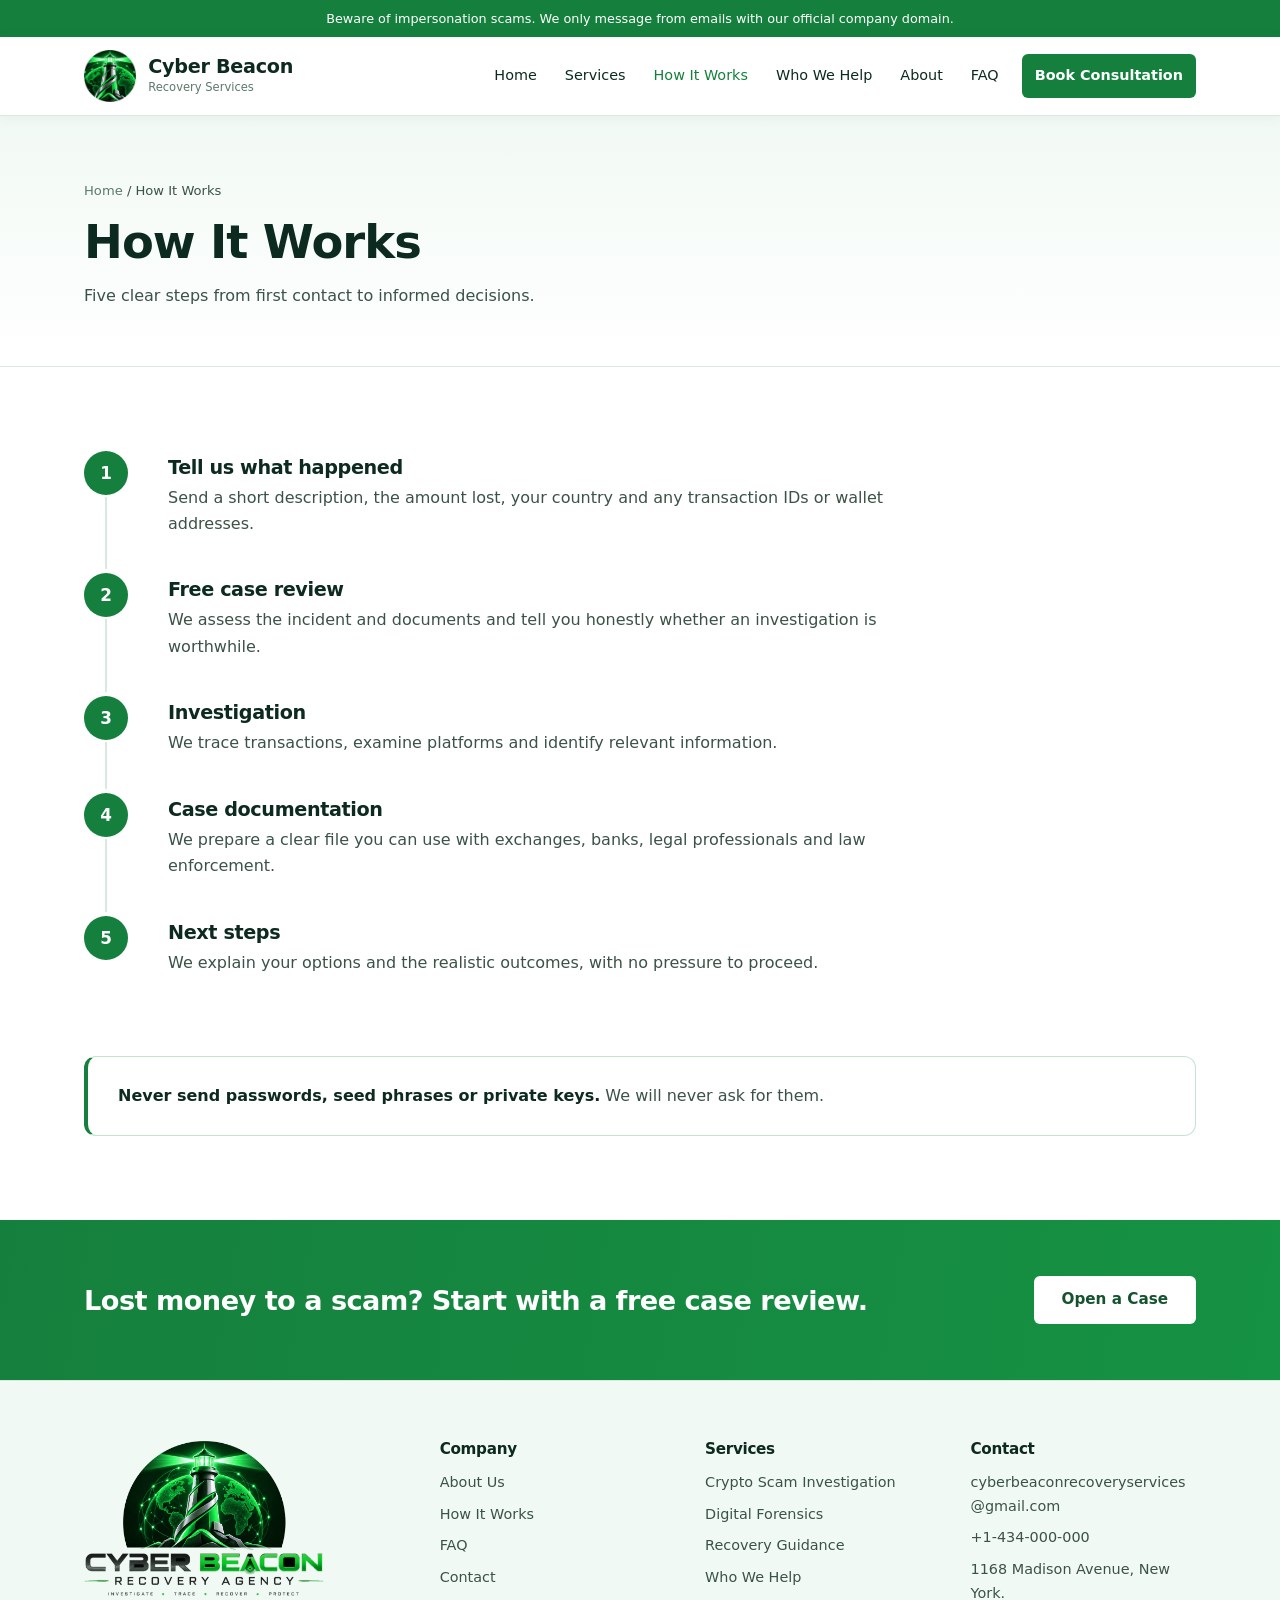
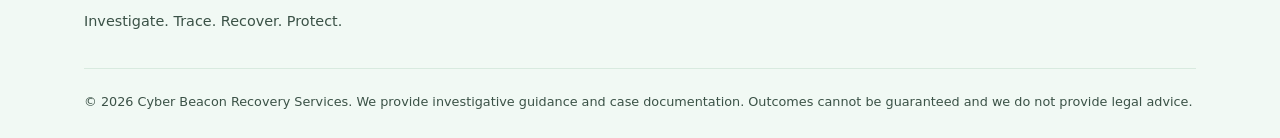
<file: how-it-works.html>
<!DOCTYPE html><html lang="en"><head><meta charset="UTF-8"><meta name="viewport" content="width=device-width, initial-scale=1">
<title>How It Works | Cyber Beacon Recovery Services</title><meta name="description" content="Five clear steps from first contact to informed decisions.">
<link rel="preconnect" href="https://fonts.googleapis.com"><link rel="preconnect" href="https://fonts.gstatic.com" crossorigin>
<link href="https://fonts.googleapis.com/css2?family=IBM+Plex+Sans:wght@400;500;600&family=Space+Grotesk:wght@500;600;700&display=swap" rel="stylesheet">
<link rel="icon" href="images/logo-icon.png"><link rel="stylesheet" href="style.css"></head><body>
<div class="alert">Beware of impersonation scams. We only message from emails with our official company domain.</div>
<header><div class="wrap nav"><a class="brand" href="index.html"><img src="images/logo-icon.png" alt=""><span><b>Cyber Beacon</b><small>Recovery Services</small></span></a>
<nav aria-label="Main"><button class="burger" id="burger" aria-label="Open menu" aria-expanded="false"><span></span><span></span><span></span></button>
<ul id="menu"><li><a href="index.html">Home</a></li><li><a href="services.html">Services</a></li><li><a href="how-it-works.html" aria-current=page>How It Works</a></li><li><a href="who-we-help.html">Who We Help</a></li><li><a href="about.html">About</a></li><li><a href="faq.html">FAQ</a></li><li><a href="contact.html" class="cta">Book Consultation</a></li></ul></nav></div></header>
<main><div class="page"><div class="wrap"><p class="crumb" style="margin:0 0 14px"><a href="index.html">Home</a> / How It Works</p><h1>How It Works</h1><p>Five clear steps from first contact to informed decisions.</p></div></div><section><div class="wrap"><div class="steps"><div class="step"><i>1</i><div><h3>Tell us what happened</h3><p>Send a short description, the amount lost, your country and any transaction IDs or wallet addresses.</p></div></div><div class="step"><i>2</i><div><h3>Free case review</h3><p>We assess the incident and documents and tell you honestly whether an investigation is worthwhile.</p></div></div><div class="step"><i>3</i><div><h3>Investigation</h3><p>We trace transactions, examine platforms and identify relevant information.</p></div></div><div class="step"><i>4</i><div><h3>Case documentation</h3><p>We prepare a clear file you can use with exchanges, banks, legal professionals and law enforcement.</p></div></div><div class="step"><i>5</i><div><h3>Next steps</h3><p>We explain your options and the realistic outcomes, with no pressure to proceed.</p></div></div></div><div class="note light-note"><b>Never send passwords, seed phrases or private keys.</b> We will never ask for them.</div></div></section>
<div class="cta-band"><div class="wrap"><h2>Lost money to a scam? Start with a free case review.</h2><a class="btn" href="contact.html">Open a Case</a></div></div></main>
<footer><div class="wrap"><div class="ft"><div><img src="images/logo-full.png" alt="Cyber Beacon Recovery Agency"><p>Investigate. Trace. Recover. Protect.</p></div>
<div><h3>Company</h3><ul><li><a href="about.html">About Us</a></li><li><a href="how-it-works.html">How It Works</a></li><li><a href="faq.html">FAQ</a></li><li><a href="contact.html">Contact</a></li></ul></div>
<div><h3>Services</h3><ul><li><a href="services.html#crypto">Crypto Scam Investigation</a></li><li><a href="services.html#forensics">Digital Forensics</a></li><li><a href="services.html#guidance">Recovery Guidance</a></li><li><a href="who-we-help.html">Who We Help</a></li></ul></div>
<div><h3>Contact</h3><ul><li>cyberbeaconrecoveryservices@gmail.com</li><li>+1-434-000-000</li><li>1168 Madison Avenue, New York.</li></ul></div></div>
<p class="bot">&copy; <span id="yr"></span> Cyber Beacon Recovery Services. We provide investigative guidance and case documentation. Outcomes cannot be guaranteed and we do not provide legal advice.</p></div></footer>
<script src="site.js"></script><script src="popups.js" defer></script></body></html>
</file>
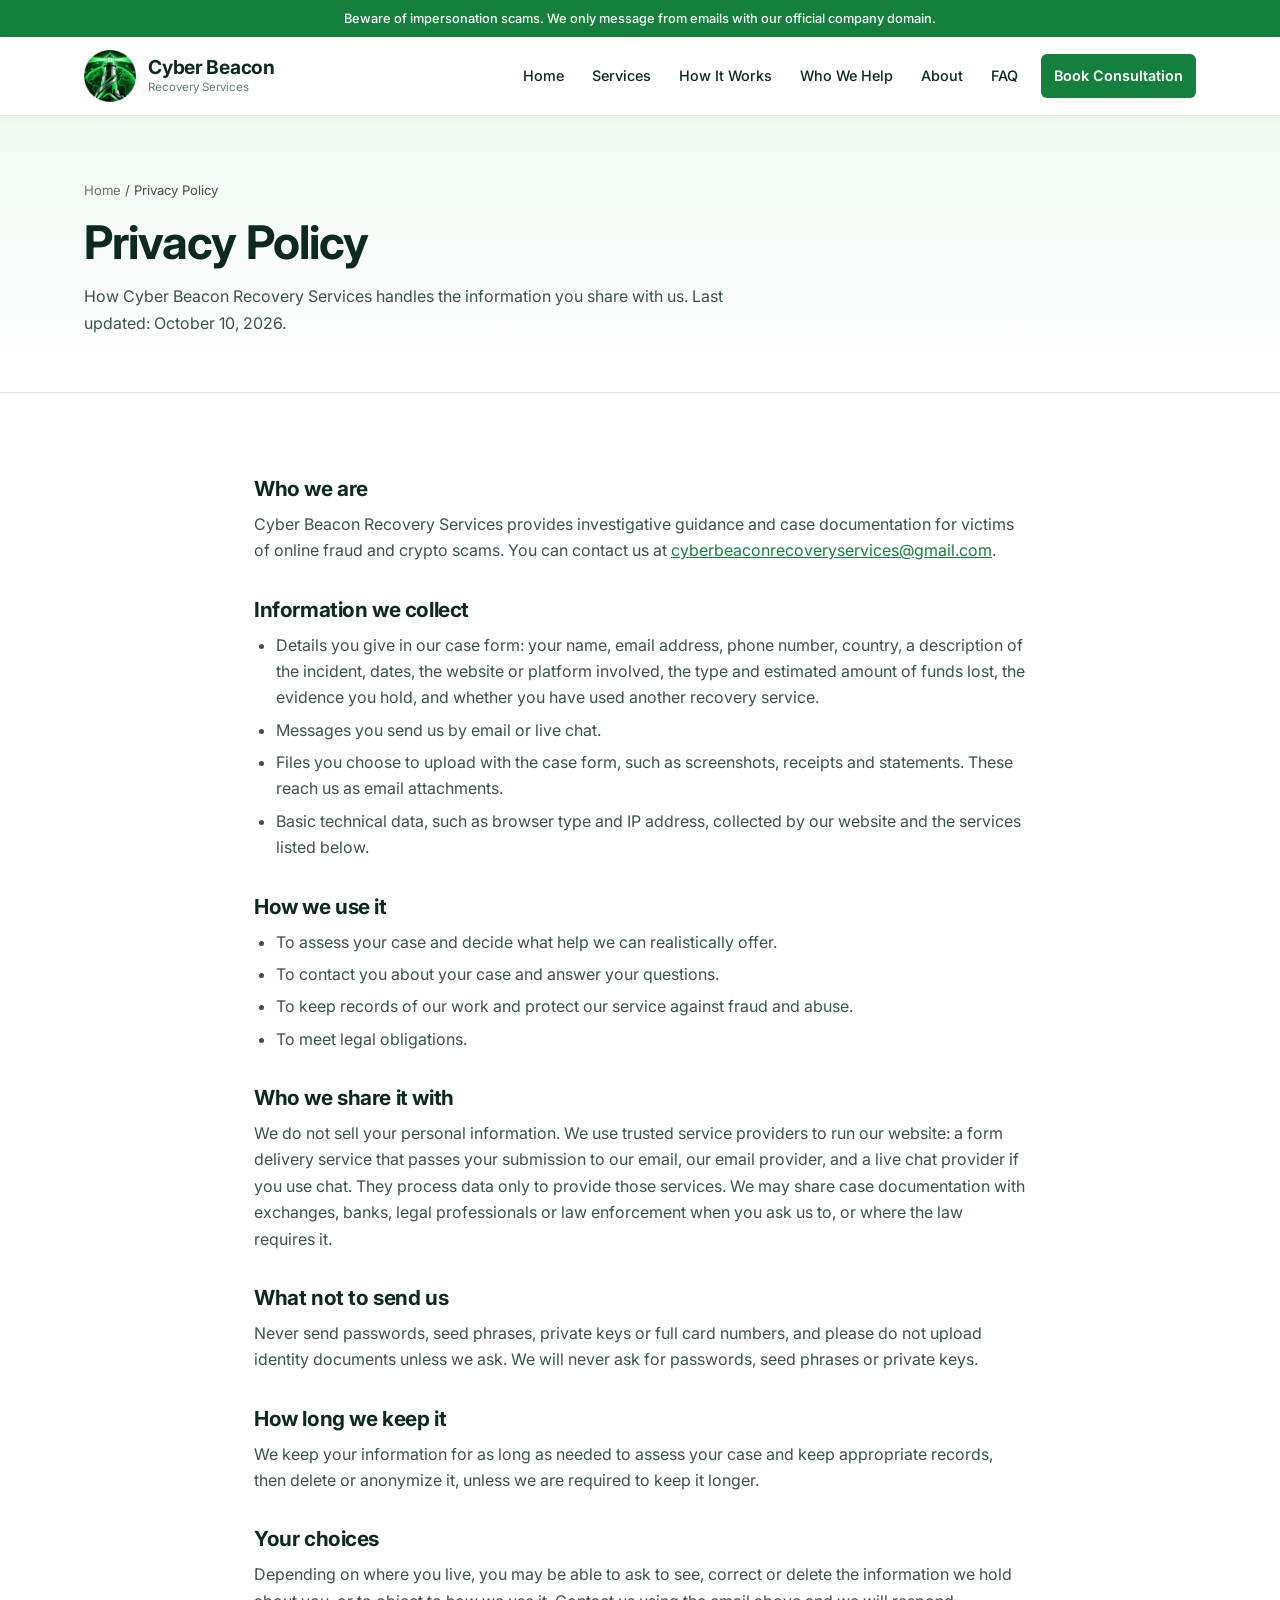
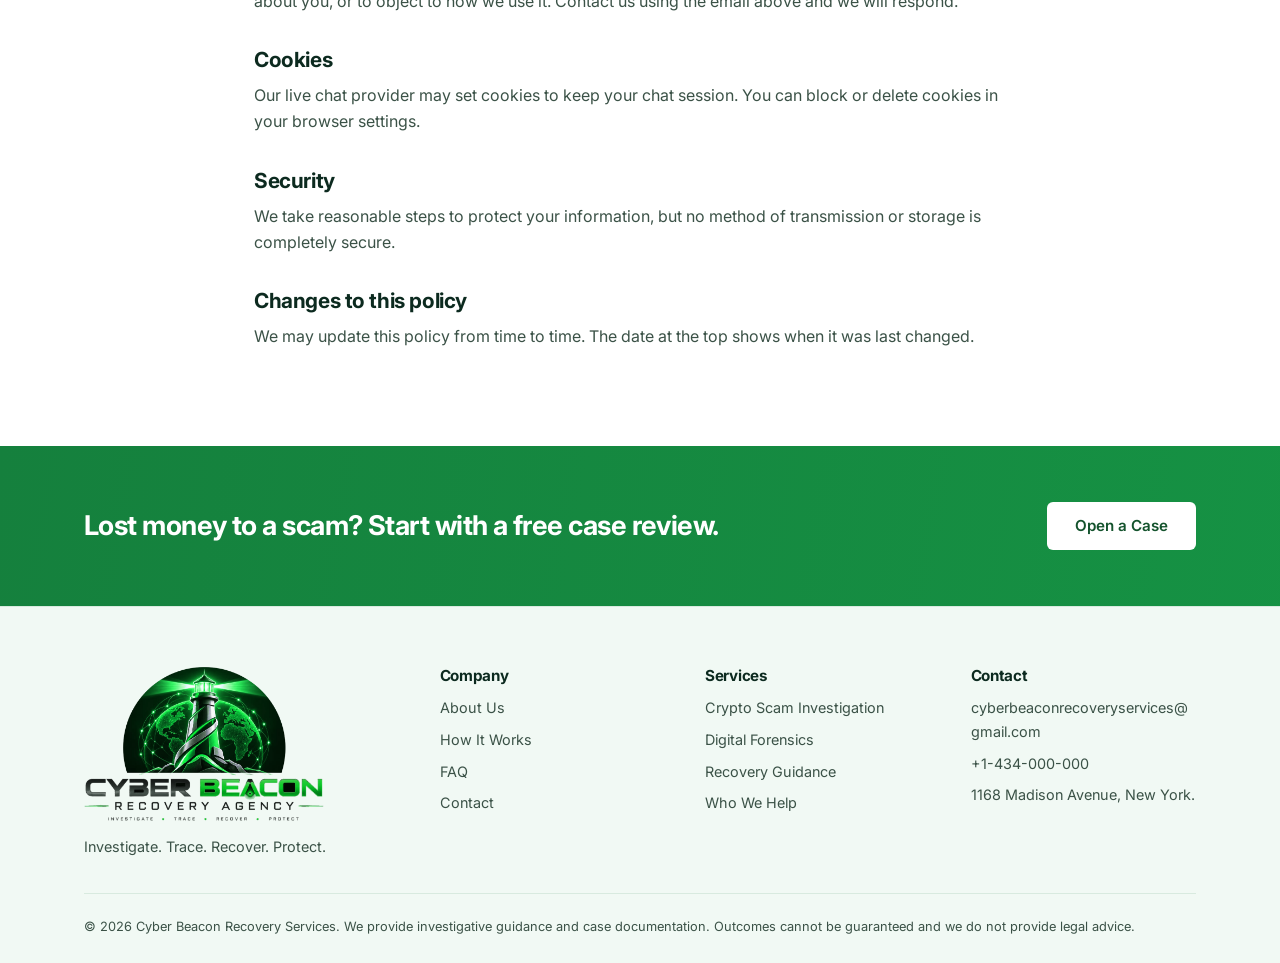
<file: privacy.html>
<!DOCTYPE html><html lang="en"><head><meta charset="UTF-8"><meta name="viewport" content="width=device-width, initial-scale=1, viewport-fit=cover">
<title>Privacy Policy | Cyber Beacon Recovery Services</title><meta name="description" content="How Cyber Beacon Recovery Services handles your information.">
<link rel="preconnect" href="https://fonts.googleapis.com"><link rel="preconnect" href="https://fonts.gstatic.com" crossorigin>
<link href="https://fonts.googleapis.com/css2?family=Inter:wght@400;500;600;700;800&display=swap" rel="stylesheet">
<link rel="icon" href="images/logo-icon.png"><link rel="stylesheet" href="style.css"></head><body>
<div class="alert">Beware of impersonation scams. We only message from emails with our official company domain.</div>
<header><div class="wrap nav"><a class="brand" href="index.html"><img src="images/logo-icon.png" alt=""><span><b>Cyber Beacon</b><small>Recovery Services</small></span></a>
<nav aria-label="Main"><button class="burger" id="burger" aria-label="Open menu" aria-controls="menu" aria-expanded="false"><span></span><span></span><span></span></button>
<ul id="menu"><li><a href="index.html">Home</a></li><li><a href="services.html">Services</a></li><li><a href="how-it-works.html">How It Works</a></li><li><a href="who-we-help.html">Who We Help</a></li><li><a href="about.html">About</a></li><li><a href="faq.html">FAQ</a></li><li><a href="contact.html" class="cta">Book Consultation</a></li></ul></nav></div></header>
<main><div class="page"><div class="wrap"><p class="crumb" style="margin:0 0 14px"><a href="index.html">Home</a> / Privacy Policy</p><h1>Privacy Policy</h1><p>How Cyber Beacon Recovery Services handles the information you share with us. Last updated: October 10, 2026.</p></div></div>
<section><div class="wrap prose" style="max-width:820px">
<h2>Who we are</h2><p>Cyber Beacon Recovery Services provides investigative guidance and case documentation for victims of online fraud and crypto scams. You can contact us at <a href="mailto:cyberbeaconrecoveryservices@gmail.com">cyberbeaconrecoveryservices@gmail.com</a>.</p>
<h2>Information we collect</h2><ul><li>Details you give in our case form: your name, email address, phone number, country, a description of the incident, dates, the website or platform involved, the type and estimated amount of funds lost, the evidence you hold, and whether you have used another recovery service.</li><li>Messages you send us by email or live chat.</li><li>Files you choose to upload with the case form, such as screenshots, receipts and statements. These reach us as email attachments.</li><li>Basic technical data, such as browser type and IP address, collected by our website and the services listed below.</li></ul>
<h2>How we use it</h2><ul><li>To assess your case and decide what help we can realistically offer.</li><li>To contact you about your case and answer your questions.</li><li>To keep records of our work and protect our service against fraud and abuse.</li><li>To meet legal obligations.</li></ul>
<h2>Who we share it with</h2><p>We do not sell your personal information. We use trusted service providers to run our website: a form delivery service that passes your submission to our email, our email provider, and a live chat provider if you use chat. They process data only to provide those services. We may share case documentation with exchanges, banks, legal professionals or law enforcement when you ask us to, or where the law requires it.</p>
<h2>What not to send us</h2><p>Never send passwords, seed phrases, private keys or full card numbers, and please do not upload identity documents unless we ask. We will never ask for passwords, seed phrases or private keys.</p>
<h2>How long we keep it</h2><p>We keep your information for as long as needed to assess your case and keep appropriate records, then delete or anonymize it, unless we are required to keep it longer.</p>
<h2>Your choices</h2><p>Depending on where you live, you may be able to ask to see, correct or delete the information we hold about you, or to object to how we use it. Contact us using the email above and we will respond.</p>
<h2>Cookies</h2><p>Our live chat provider may set cookies to keep your chat session. You can block or delete cookies in your browser settings.</p>
<h2>Security</h2><p>We take reasonable steps to protect your information, but no method of transmission or storage is completely secure.</p>
<h2>Changes to this policy</h2><p>We may update this policy from time to time. The date at the top shows when it was last changed.</p>
</div></section>
<div class="cta-band"><div class="wrap"><h2>Lost money to a scam? Start with a free case review.</h2><a class="btn" href="contact.html">Open a Case</a></div></div></main>
<footer><div class="wrap"><div class="ft"><div><img src="images/logo-full.png" alt="Cyber Beacon Recovery Agency"><p>Investigate. Trace. Recover. Protect.</p></div>
<div><h3>Company</h3><ul><li><a href="about.html">About Us</a></li><li><a href="how-it-works.html">How It Works</a></li><li><a href="faq.html">FAQ</a></li><li><a href="contact.html">Contact</a></li></ul></div>
<div><h3>Services</h3><ul><li><a href="services.html#crypto">Crypto Scam Investigation</a></li><li><a href="services.html#forensics">Digital Forensics</a></li><li><a href="services.html#guidance">Recovery Guidance</a></li><li><a href="who-we-help.html">Who We Help</a></li></ul></div>
<div><h3>Contact</h3><ul><li><a href="mailto:cyberbeaconrecoveryservices@gmail.com">cyberbeaconrecoveryservices@gmail.com</a></li><li>+1-434-000-000</li><li>1168 Madison Avenue, New York.</li></ul></div></div>
<p class="bot">&copy; <span id="yr"></span> Cyber Beacon Recovery Services. We provide investigative guidance and case documentation. Outcomes cannot be guaranteed and we do not provide legal advice.</p></div></footer>
<script src="site.js"></script></body></html>
</file>
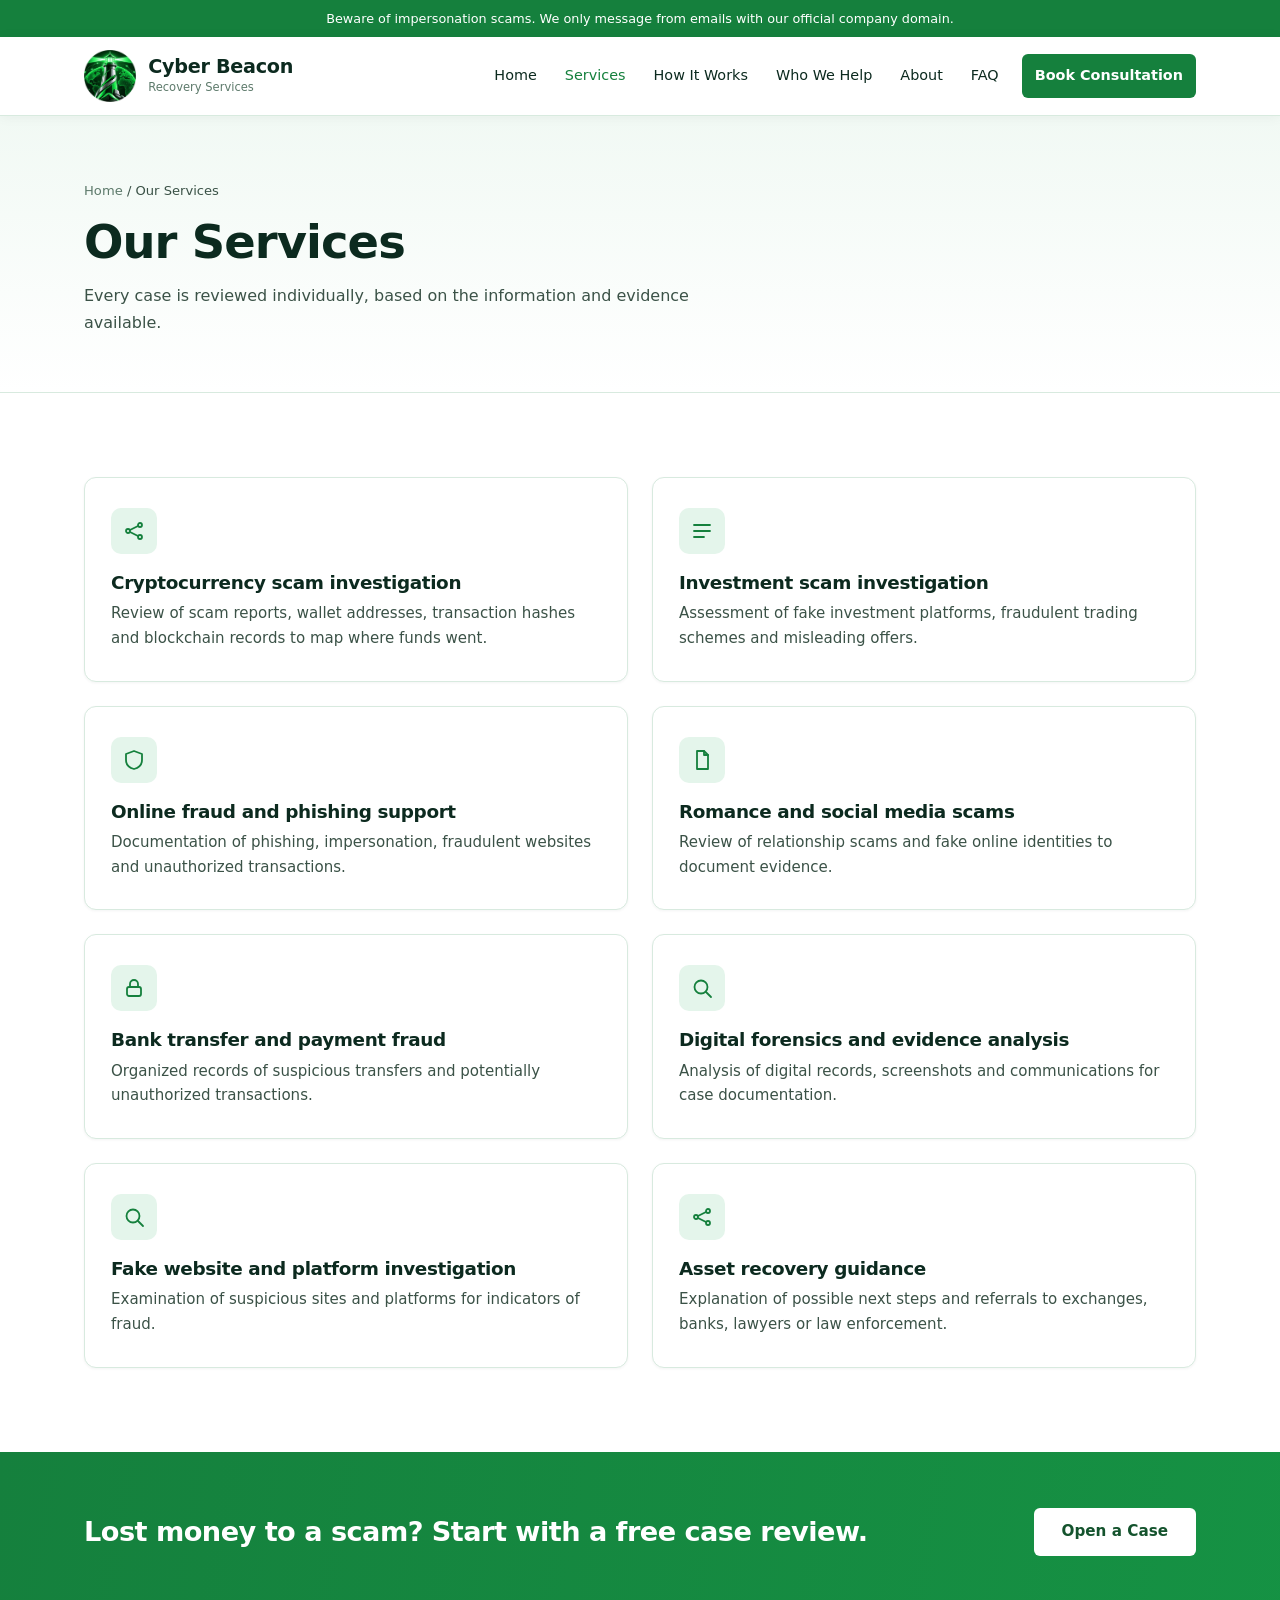
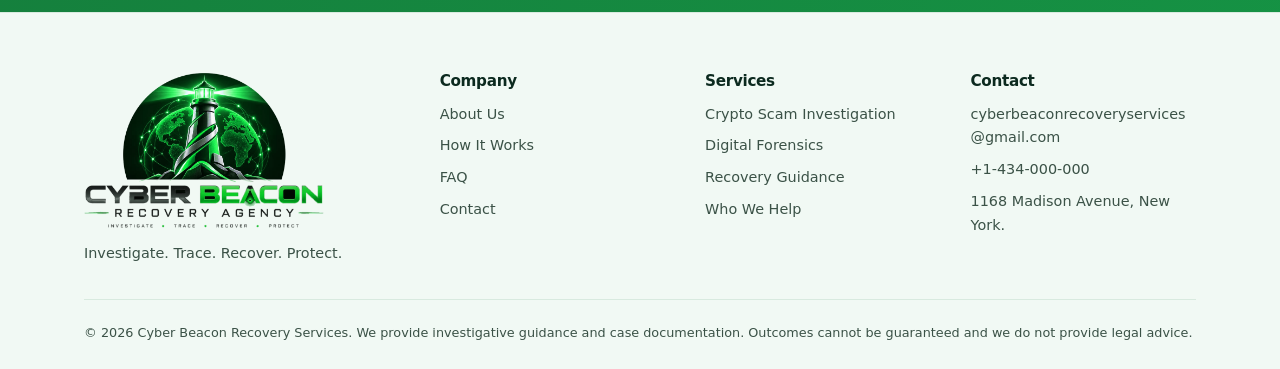
<file: services.html>
<!DOCTYPE html><html lang="en"><head><meta charset="UTF-8"><meta name="viewport" content="width=device-width, initial-scale=1">
<title>Our Services | Cyber Beacon Recovery Services</title><meta name="description" content="Eight areas of investigation and support, each reviewed case by case.">
<link rel="preconnect" href="https://fonts.googleapis.com"><link rel="preconnect" href="https://fonts.gstatic.com" crossorigin>
<link href="https://fonts.googleapis.com/css2?family=IBM+Plex+Sans:wght@400;500;600&family=Space+Grotesk:wght@500;600;700&display=swap" rel="stylesheet">
<link rel="icon" href="images/logo-icon.png"><link rel="stylesheet" href="style.css"></head><body>
<div class="alert">Beware of impersonation scams. We only message from emails with our official company domain.</div>
<header><div class="wrap nav"><a class="brand" href="index.html"><img src="images/logo-icon.png" alt=""><span><b>Cyber Beacon</b><small>Recovery Services</small></span></a>
<nav aria-label="Main"><button class="burger" id="burger" aria-label="Open menu" aria-expanded="false"><span></span><span></span><span></span></button>
<ul id="menu"><li><a href="index.html">Home</a></li><li><a href="services.html" aria-current=page>Services</a></li><li><a href="how-it-works.html">How It Works</a></li><li><a href="who-we-help.html">Who We Help</a></li><li><a href="about.html">About</a></li><li><a href="faq.html">FAQ</a></li><li><a href="contact.html" class="cta">Book Consultation</a></li></ul></nav></div></header>
<main><div class="page"><div class="wrap"><p class="crumb" style="margin:0 0 14px"><a href="index.html">Home</a> / Our Services</p><h1>Our Services</h1><p>Every case is reviewed individually, based on the information and evidence available.</p></div></div><section><div class="wrap"><div class="grid g2"><article class="card" id="crypto"><div class="ico"><svg viewBox="0 0 24 24"><circle cx="6" cy="12" r="2"/><circle cx="18" cy="6" r="2"/><circle cx="18" cy="18" r="2"/><path d="M8 11l8-4M8 13l8 4"/></svg></div><h3>Cryptocurrency scam investigation</h3><p>Review of scam reports, wallet addresses, transaction hashes and blockchain records to map where funds went.</p></article><article class="card" id="investment"><div class="ico"><svg viewBox="0 0 24 24"><path d="M4 6h16M4 12h16M4 18h10"/></svg></div><h3>Investment scam investigation</h3><p>Assessment of fake investment platforms, fraudulent trading schemes and misleading offers.</p></article><article class="card" id="phishing"><div class="ico"><svg viewBox="0 0 24 24"><path d="M12 3l8 3v6c0 4.500-3.300 7.800-8 9-4.700-1.200-8-4.500-8-9V6l8-3z"/></svg></div><h3>Online fraud and phishing support</h3><p>Documentation of phishing, impersonation, fraudulent websites and unauthorized transactions.</p></article><article class="card" id="romance"><div class="ico"><svg viewBox="0 0 24 24"><path d="M7 3h7l4 4v14H7z"/><path d="M14 3v4h4"/></svg></div><h3>Romance and social media scams</h3><p>Review of relationship scams and fake online identities to document evidence.</p></article><article class="card" id="bank"><div class="ico"><svg viewBox="0 0 24 24"><rect x="5" y="11" width="14" height="9" rx="2"/><path d="M8 11V8a4 4 0 018 0v3"/></svg></div><h3>Bank transfer and payment fraud</h3><p>Organized records of suspicious transfers and potentially unauthorized transactions.</p></article><article class="card" id="forensics"><div class="ico"><svg viewBox="0 0 24 24"><circle cx="11" cy="11" r="6.500"/><path d="M16 16l5 5"/></svg></div><h3>Digital forensics and evidence analysis</h3><p>Analysis of digital records, screenshots and communications for case documentation.</p></article><article class="card" id="fake"><div class="ico"><svg viewBox="0 0 24 24"><circle cx="11" cy="11" r="6.500"/><path d="M16 16l5 5"/></svg></div><h3>Fake website and platform investigation</h3><p>Examination of suspicious sites and platforms for indicators of fraud.</p></article><article class="card" id="guidance"><div class="ico"><svg viewBox="0 0 24 24"><circle cx="6" cy="12" r="2"/><circle cx="18" cy="6" r="2"/><circle cx="18" cy="18" r="2"/><path d="M8 11l8-4M8 13l8 4"/></svg></div><h3>Asset recovery guidance</h3><p>Explanation of possible next steps and referrals to exchanges, banks, lawyers or law enforcement.</p></article></div></div></section>
<div class="cta-band"><div class="wrap"><h2>Lost money to a scam? Start with a free case review.</h2><a class="btn" href="contact.html">Open a Case</a></div></div></main>
<footer><div class="wrap"><div class="ft"><div><img src="images/logo-full.png" alt="Cyber Beacon Recovery Agency"><p>Investigate. Trace. Recover. Protect.</p></div>
<div><h3>Company</h3><ul><li><a href="about.html">About Us</a></li><li><a href="how-it-works.html">How It Works</a></li><li><a href="faq.html">FAQ</a></li><li><a href="contact.html">Contact</a></li></ul></div>
<div><h3>Services</h3><ul><li><a href="services.html#crypto">Crypto Scam Investigation</a></li><li><a href="services.html#forensics">Digital Forensics</a></li><li><a href="services.html#guidance">Recovery Guidance</a></li><li><a href="who-we-help.html">Who We Help</a></li></ul></div>
<div><h3>Contact</h3><ul><li>cyberbeaconrecoveryservices@gmail.com</li><li>+1-434-000-000</li><li>1168 Madison Avenue, New York.</li></ul></div></div>
<p class="bot">&copy; <span id="yr"></span> Cyber Beacon Recovery Services. We provide investigative guidance and case documentation. Outcomes cannot be guaranteed and we do not provide legal advice.</p></div></footer>
<script src="site.js"></script><script src="popups.js" defer></script></body></html>
</file>
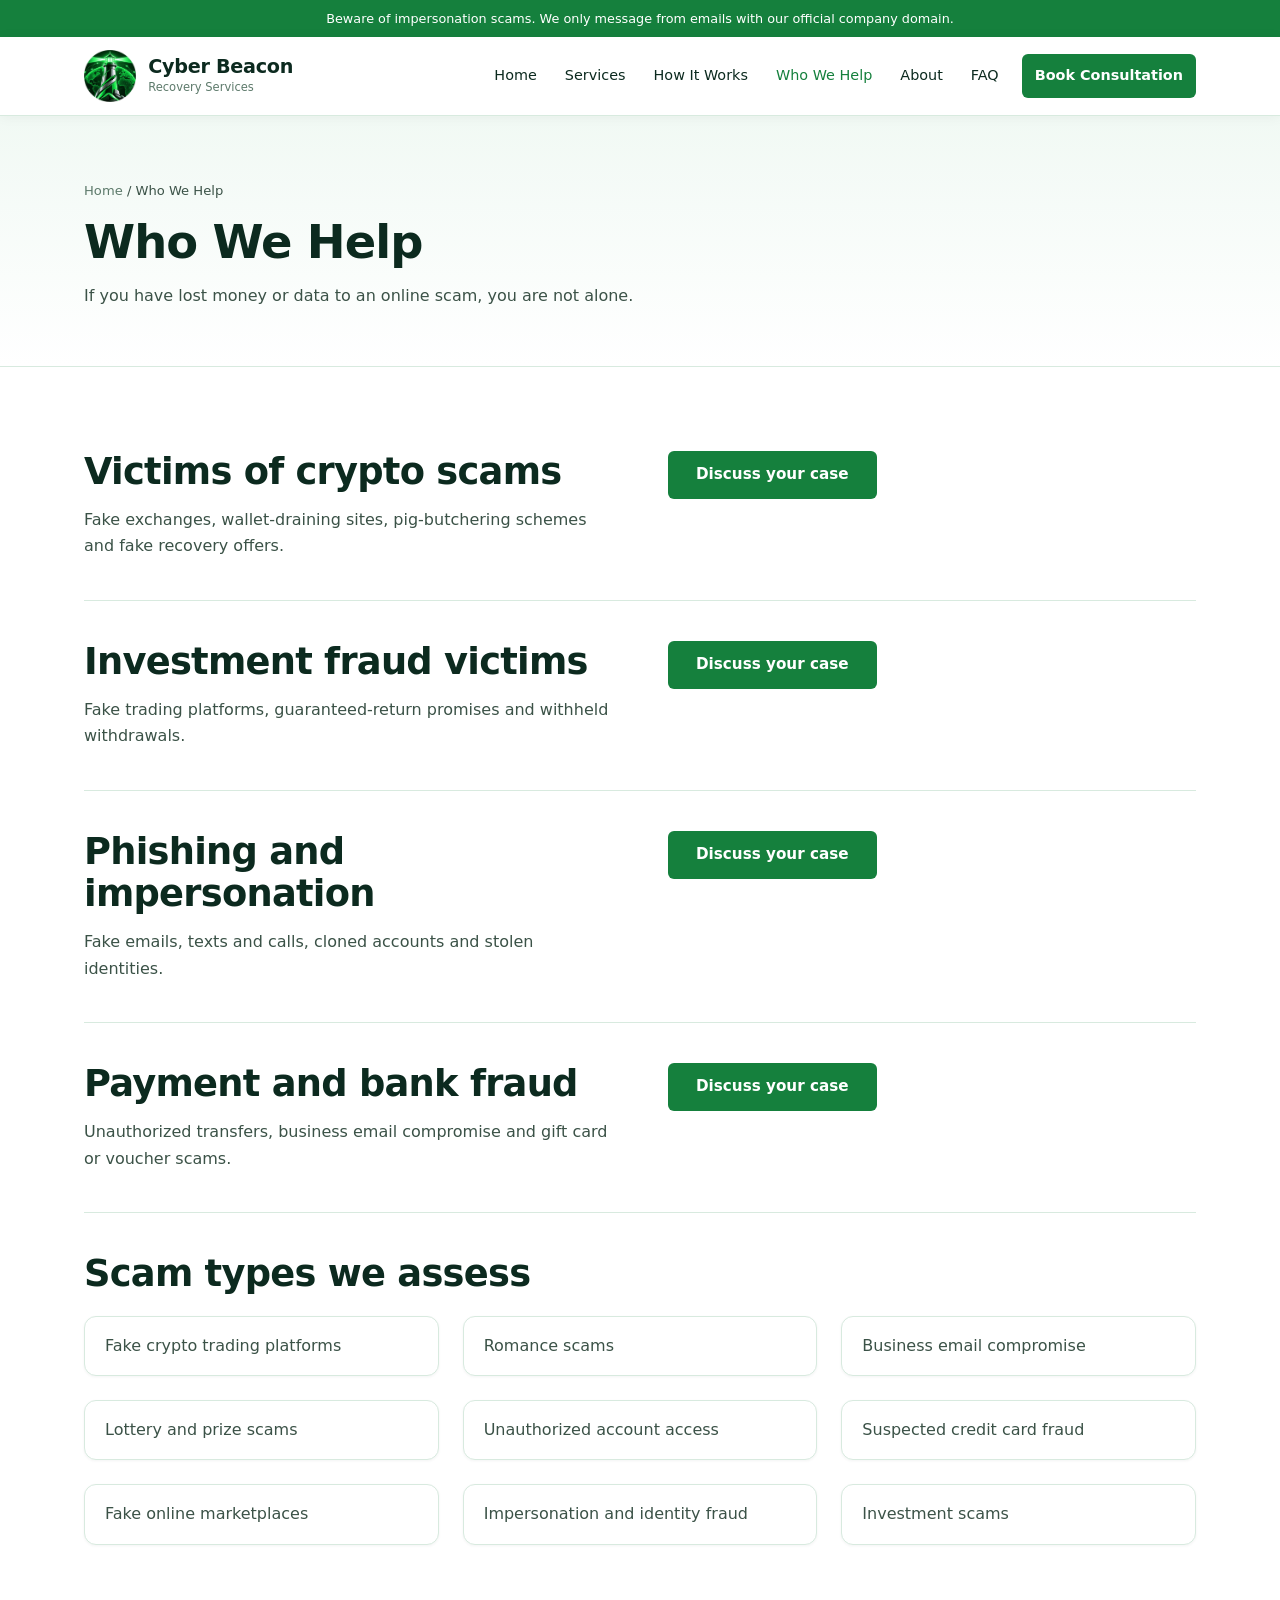
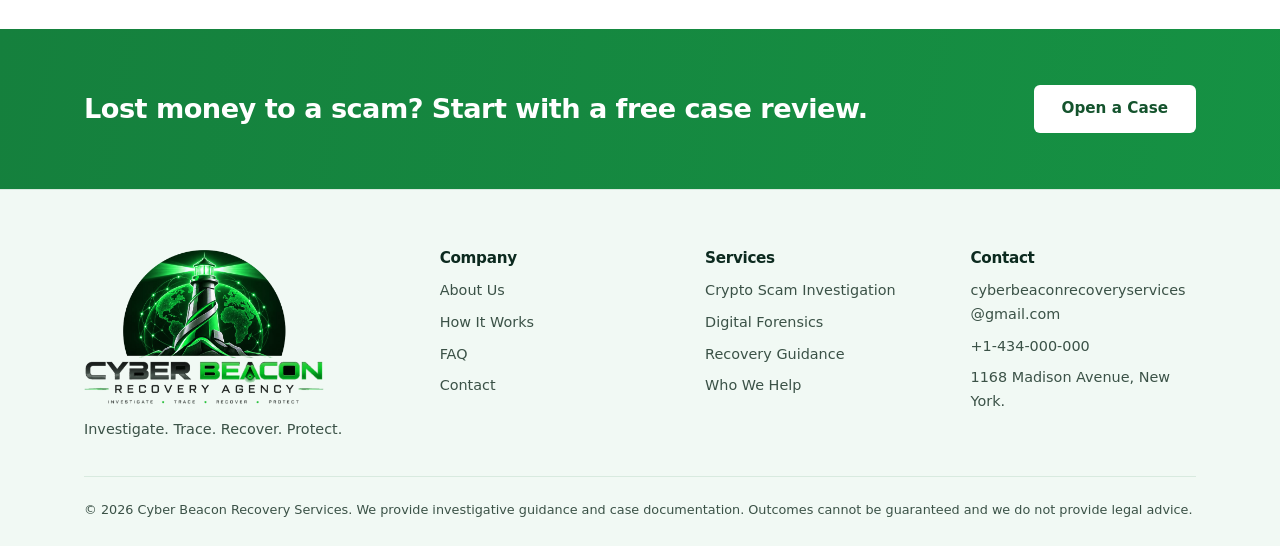
<file: who-we-help.html>
<!DOCTYPE html><html lang="en"><head><meta charset="UTF-8"><meta name="viewport" content="width=device-width, initial-scale=1">
<title>Who We Help | Cyber Beacon Recovery Services</title><meta name="description" content="Support for victims of crypto scams, investment fraud, phishing and payment fraud.">
<link rel="preconnect" href="https://fonts.googleapis.com"><link rel="preconnect" href="https://fonts.gstatic.com" crossorigin>
<link href="https://fonts.googleapis.com/css2?family=IBM+Plex+Sans:wght@400;500;600&family=Space+Grotesk:wght@500;600;700&display=swap" rel="stylesheet">
<link rel="icon" href="images/logo-icon.png"><link rel="stylesheet" href="style.css"></head><body>
<div class="alert">Beware of impersonation scams. We only message from emails with our official company domain.</div>
<header><div class="wrap nav"><a class="brand" href="index.html"><img src="images/logo-icon.png" alt=""><span><b>Cyber Beacon</b><small>Recovery Services</small></span></a>
<nav aria-label="Main"><button class="burger" id="burger" aria-label="Open menu" aria-expanded="false"><span></span><span></span><span></span></button>
<ul id="menu"><li><a href="index.html">Home</a></li><li><a href="services.html">Services</a></li><li><a href="how-it-works.html">How It Works</a></li><li><a href="who-we-help.html" aria-current=page>Who We Help</a></li><li><a href="about.html">About</a></li><li><a href="faq.html">FAQ</a></li><li><a href="contact.html" class="cta">Book Consultation</a></li></ul></nav></div></header>
<main><div class="page"><div class="wrap"><p class="crumb" style="margin:0 0 14px"><a href="index.html">Home</a> / Who We Help</p><h1>Who We Help</h1><p>If you have lost money or data to an online scam, you are not alone.</p></div></div><section><div class="wrap"><div class="two" id="crypto" style="padding:0 0 40px;margin-bottom:40px;border-bottom:1px solid var(--line)"><div><h2>Victims of crypto scams</h2><p>Fake exchanges, wallet-draining sites, pig-butchering schemes and fake recovery offers.</p></div><div><a class="btn" href="contact.html">Discuss your case</a></div></div><div class="two" id="investment" style="padding:0 0 40px;margin-bottom:40px;border-bottom:1px solid var(--line)"><div><h2>Investment fraud victims</h2><p>Fake trading platforms, guaranteed-return promises and withheld withdrawals.</p></div><div><a class="btn" href="contact.html">Discuss your case</a></div></div><div class="two" id="phishing" style="padding:0 0 40px;margin-bottom:40px;border-bottom:1px solid var(--line)"><div><h2>Phishing and impersonation</h2><p>Fake emails, texts and calls, cloned accounts and stolen identities.</p></div><div><a class="btn" href="contact.html">Discuss your case</a></div></div><div class="two" id="bank" style="padding:0 0 40px;margin-bottom:40px;border-bottom:1px solid var(--line)"><div><h2>Payment and bank fraud</h2><p>Unauthorized transfers, business email compromise and gift card or voucher scams.</p></div><div><a class="btn" href="contact.html">Discuss your case</a></div></div><h2 style="margin-top:20px">Scam types we assess</h2><div class="grid g3" style="margin-top:20px"><div class="card" style="padding:16px 20px">Fake crypto trading platforms</div><div class="card" style="padding:16px 20px">Romance scams</div><div class="card" style="padding:16px 20px">Business email compromise</div><div class="card" style="padding:16px 20px">Lottery and prize scams</div><div class="card" style="padding:16px 20px">Unauthorized account access</div><div class="card" style="padding:16px 20px">Suspected credit card fraud</div><div class="card" style="padding:16px 20px">Fake online marketplaces</div><div class="card" style="padding:16px 20px">Impersonation and identity fraud</div><div class="card" style="padding:16px 20px">Investment scams</div></div></div></section>
<div class="cta-band"><div class="wrap"><h2>Lost money to a scam? Start with a free case review.</h2><a class="btn" href="contact.html">Open a Case</a></div></div></main>
<footer><div class="wrap"><div class="ft"><div><img src="images/logo-full.png" alt="Cyber Beacon Recovery Agency"><p>Investigate. Trace. Recover. Protect.</p></div>
<div><h3>Company</h3><ul><li><a href="about.html">About Us</a></li><li><a href="how-it-works.html">How It Works</a></li><li><a href="faq.html">FAQ</a></li><li><a href="contact.html">Contact</a></li></ul></div>
<div><h3>Services</h3><ul><li><a href="services.html#crypto">Crypto Scam Investigation</a></li><li><a href="services.html#forensics">Digital Forensics</a></li><li><a href="services.html#guidance">Recovery Guidance</a></li><li><a href="who-we-help.html">Who We Help</a></li></ul></div>
<div><h3>Contact</h3><ul><li>cyberbeaconrecoveryservices@gmail.com</li><li>+1-434-000-000</li><li>1168 Madison Avenue, New York.</li></ul></div></div>
<p class="bot">&copy; <span id="yr"></span> Cyber Beacon Recovery Services. We provide investigative guidance and case documentation. Outcomes cannot be guaranteed and we do not provide legal advice.</p></div></footer>
<script src="site.js"></script></body></html>
</file>
<file: style.css>
:root{--bg:#03110b;--bg2:#06201463;--panel:#08241a;--g:#22c55e;--g2:#16a34a;--mint:#ecf8f0;--line:#d5e8dc;--ink:#082a1e;--tx:#3b5247;--sil:#b8d4c4}
*{box-sizing:border-box;margin:0;padding:0}
html{scroll-behavior:smooth}
body{font:400 16px/1.7 "Inter",system-ui,"Segoe UI",Roboto,Arial,sans-serif;color:var(--tx);background:#fff}
h1,h2,h3,.brand b{font-family:"Inter",system-ui,sans-serif;color:var(--ink);line-height:1.15;letter-spacing:-.015em}
a{color:inherit;text-decoration:none}img{max-width:100%;display:block}
.wrap{max-width:1160px;margin:0 auto;padding:0 24px}
:focus-visible{outline:3px solid var(--g);outline-offset:3px}
.alert{background:var(--g2);color:#fff;text-align:center;font-size:.8rem;font-weight:500;padding:8px 16px}
header{background:var(--bg);position:sticky;top:0;z-index:50;border-bottom:1px solid rgba(255,255,255,.08)}
.nav{display:flex;align-items:center;justify-content:space-between;height:78px;gap:16px}
.brand{display:flex;align-items:center;gap:12px;color:#fff}.brand img{height:54px;width:auto}
.brand b{color:#fff;font-size:1.2rem;display:block}.brand small{display:block;font-size:.72rem;color:var(--sil)}
nav ul{display:flex;list-style:none;gap:2px;align-items:center}
nav a{color:#e3f4ea;font-weight:500;font-size:.9rem;padding:10px 13px;border-radius:6px;display:block}
nav a:hover,nav a[aria-current]{color:var(--g)}
nav a.cta{background:var(--g);color:#032012;font-weight:600;margin-left:8px}nav a.cta:hover{background:#4ade80;color:#032012}
.burger{display:none;background:none;border:0;width:44px;height:44px;cursor:pointer}.burger span{display:block;height:2px;background:#fff;margin:6px 10px}
.btn{display:inline-block;background:var(--g);color:#032012;font:600 .95rem "Inter",system-ui,sans-serif;padding:14px 28px;border-radius:6px;border:0;cursor:pointer}
.btn:hover{background:#4ade80}.btn.ghost{background:transparent;color:#fff;border:1.5px solid rgba(255,255,255,.5)}.btn.ghost:hover{border-color:var(--g);color:var(--g)}
.hero{background:#fff;position:relative;overflow:hidden;padding:84px 0}
.hero::before{content:"";position:absolute;inset:0;background:radial-gradient(ellipse at 78% 45%,rgba(34,197,94,.16),transparent 58%),radial-gradient(ellipse at 5% 100%,rgba(34,197,94,.08),transparent 50%),linear-gradient(#fff,#f4fbf7)}
.hero .wrap{position:relative;display:grid;grid-template-columns:1.05fr .95fr;gap:48px;align-items:center}
.hero h1{color:var(--ink);font-size:clamp(2.1rem,4.4vw,3.4rem)}
.hero p{color:var(--tx);font-size:1.08rem;margin:20px 0 32px;max-width:540px}.hero .acts{display:flex;gap:12px;flex-wrap:wrap}
.hero img{width:100%;max-width:540px;margin-left:auto;border-radius:22px;box-shadow:0 30px 70px rgba(8,42,30,.28),0 0 0 1px rgba(8,42,30,.9),0 0 90px rgba(34,197,94,.22)}
.hero .btn.ghost{color:var(--ink);border-color:rgba(8,42,30,.35)}.hero .btn.ghost:hover{border-color:var(--g2);color:var(--g2)}
.beam{position:absolute;top:18%;right:0;width:60%;height:3px;background:linear-gradient(90deg,transparent,rgba(74,222,128,.9));filter:blur(2px);transform-origin:right;animation:sweep 6s ease-in-out 1}
@keyframes sweep{0%{transform:scaleX(0);opacity:0}30%{opacity:1}100%{transform:scaleX(1);opacity:.35}}
.page{background:var(--bg);padding:64px 0 56px;border-bottom:3px solid var(--g2)}
.page h1{color:#fff;font-size:clamp(2rem,4vw,2.9rem)}.page p{color:var(--sil);max-width:640px;margin-top:14px}
.crumb{font-size:.82rem;color:#7fb596;margin-bottom:14px}.crumb a:hover{color:var(--g)}
section{padding:84px 0}.alt{background:var(--mint)}.dark{background:var(--bg);color:var(--sil)}.dark h2,.dark h3{color:#fff}
h2{font-size:clamp(1.6rem,3vw,2.3rem);margin-bottom:14px}.lead{max-width:640px;margin-bottom:44px}
.grid{display:grid;gap:24px}.g2{grid-template-columns:repeat(2,1fr)}.g3{grid-template-columns:repeat(3,1fr)}.g4{grid-template-columns:repeat(4,1fr)}
.card{background:#fff;border:1px solid var(--line);border-radius:12px;padding:30px 26px;display:block}
a.card:hover{border-color:var(--g);box-shadow:0 12px 30px rgba(22,163,74,.12)}
.card h3{font-size:1.15rem;margin-bottom:8px}.card p{font-size:.94rem}.card .more{display:inline-block;margin-top:14px;color:var(--g2);font-weight:600;font-size:.9rem}
.ico{width:46px;height:46px;border-radius:10px;background:var(--bg);display:grid;place-items:center;margin-bottom:18px}
.ico svg{width:24px;height:24px;stroke:var(--g);fill:none;stroke-width:1.8;stroke-linecap:round;stroke-linejoin:round}
.stats{display:grid;grid-template-columns:repeat(4,1fr);gap:1px;background:#1b4332;border-radius:12px;overflow:hidden;margin-top:-1px}
.stats div{background:var(--panel);padding:26px 22px;color:var(--sil);font-size:.9rem}.stats b{display:block;color:#fff;font:600 1.15rem "Inter",system-ui,sans-serif;margin-bottom:4px}
.steps{display:grid;gap:0;max-width:820px}.step{display:grid;grid-template-columns:64px 1fr;gap:20px;padding-bottom:36px;position:relative}
.step::before{content:"";position:absolute;left:21px;top:46px;bottom:4px;width:2px;background:var(--line)}.step:last-child::before{display:none}
.step i{width:44px;height:44px;border-radius:50%;background:var(--g2);color:#fff;font:600 1.05rem "Inter",system-ui,sans-serif;display:grid;place-items:center;font-style:normal}
.step h3{font-size:1.2rem;margin:6px 0 6px}
.two{display:grid;grid-template-columns:1fr 1fr;gap:56px;align-items:start}
.checks{list-style:none;display:grid;gap:14px}.checks li{padding-left:32px;position:relative}
.checks li::before{content:"";position:absolute;left:0;top:5px;width:19px;height:19px;border-radius:50%;background:var(--g2) url("data:image/svg+xml,%3Csvg xmlns='http://www.w3.org/2000/svg' viewBox='0 0 20 20'%3E%3Cpath d='M5.500 10.500l3 3 6-6.500' fill='none' stroke='white' stroke-width='2' stroke-linecap='round'/%3E%3C/svg%3E")}
.note{border:1px solid rgba(34,197,94,.45);background:rgba(34,197,94,.08);border-radius:12px;padding:26px 30px;margin-top:44px}.note b{color:#fff}
.light-note{border-color:var(--g2);background:#fff;color:var(--tx)}.light-note b{color:var(--ink)}
details{background:#fff;border:1px solid var(--line);border-radius:10px;margin-bottom:12px}
summary{cursor:pointer;padding:18px 22px;font:600 1.02rem "Inter",system-ui,sans-serif;color:var(--ink);list-style:none;display:flex;justify-content:space-between;gap:16px}
summary::after{content:"+";color:var(--g2);font-size:1.4rem;line-height:1}details[open] summary::after{content:"\2212"}details p{padding:0 22px 20px}
.cta-band{background:var(--g2);color:#fff;padding:56px 0}.cta-band .wrap{display:flex;justify-content:space-between;align-items:center;gap:24px;flex-wrap:wrap}
.cta-band h2{color:#fff;margin:0;font-size:1.7rem}.cta-band .btn{background:#fff;color:var(--ink)}
.contact{display:grid;grid-template-columns:.85fr 1.15fr;gap:56px}.info{list-style:none;display:grid;gap:12px;margin-top:22px}
form{background:#fff;border:1px solid var(--line);border-radius:12px;padding:30px;display:grid;gap:16px;box-shadow:0 18px 40px rgba(8,42,30,.08)}
.row{display:grid;grid-template-columns:1fr 1fr;gap:16px}label{font-weight:600;font-size:.86rem;color:var(--ink);display:grid;gap:6px}
input,select,textarea{font:inherit;font-weight:400;padding:12px 14px;border:1.5px solid var(--line);border-radius:6px;width:100%;color:var(--ink);background:#fff}
input:focus,select:focus,textarea:focus{outline:none;border-color:var(--g2);box-shadow:0 0 0 3px rgba(34,197,94,.2)}textarea{min-height:120px;resize:vertical}
.err{display:none;color:#b42318;font-size:.8rem}.bad .err{display:block}.bad input,.bad select,.bad textarea{border-color:#b42318}
.ok{display:none;background:var(--mint);border:1px solid var(--g);padding:14px;border-radius:6px;font-size:.9rem}.fine{font-size:.8rem;color:#5b6f65}
footer{background:var(--bg);color:#9dbfad;padding:60px 0 26px;font-size:.9rem}
.ft{display:grid;grid-template-columns:1.4fr 1fr 1fr 1fr;gap:40px;padding-bottom:34px;border-bottom:1px solid rgba(255,255,255,.1)}
.ft img{width:220px;margin-bottom:12px}.ft h3{color:#fff;font-size:.95rem;margin-bottom:12px}.ft ul{list-style:none;display:grid;gap:8px}.ft a:hover{color:var(--g)}.bot{padding-top:22px;font-size:.8rem}
@media(prefers-reduced-motion:reduce){.beam{animation:none}html{scroll-behavior:auto}}

/* ===== Light theme (v2): white base, bright green accent, no dark blocks ===== */
:root{--g2:#15803d;--ink:#0c2a1f;--mint:#f1f9f4;--line:#d8eadf}
.alert{background:var(--g2)}
header{background:#fff;border-bottom:1px solid var(--line);box-shadow:0 1px 12px rgba(12,42,31,.05)}
.brand,.brand b{color:var(--ink)}.brand small{color:#5d7a6b}.brand img{height:52px}
nav a{color:var(--ink)}nav a:hover,nav a[aria-current]{color:var(--g2)}
nav a.cta{background:var(--g2);color:#fff}nav a.cta:hover{background:#166534;color:#fff}
.burger span{background:var(--ink)}
.btn{background:var(--g2);color:#fff}.btn:hover{background:#166534}
.btn.ghost{background:transparent;color:var(--ink);border:1.5px solid rgba(12,42,31,.3)}.btn.ghost:hover{border-color:var(--g2);color:var(--g2);background:transparent}
.hero img{border-radius:0;box-shadow:none;max-width:560px}
.page{background:linear-gradient(#f1f9f4,#fff);border-bottom:1px solid var(--line)}
.page h1{color:var(--ink)}.page p{color:var(--tx)}.crumb,.crumb a{color:#5d7a6b}.crumb a:hover{color:var(--g2)}
.dark{background:#e9f6ee;color:var(--tx)}.dark h2,.dark h3{color:var(--ink)}
.stats{background:var(--line)}.stats div{background:#fff;color:var(--tx);border-top:3px solid var(--g)}.stats b{color:var(--ink)}
.note{background:#fff;border:1px solid #c3e4cf;border-left:4px solid var(--g2);color:var(--tx)}.note b{color:var(--ink)}
.ico{background:#e4f5eb}.ico svg{stroke:var(--g2)}
.card{box-shadow:0 1px 3px rgba(12,42,31,.05)}a.card:hover{transform:translateY(-2px)}
.cta-band{background:linear-gradient(100deg,#15803d,#16a34a)}.cta-band .btn{background:#fff;color:#14532d}.cta-band .btn:hover{background:#ecfdf3}
footer{background:var(--mint);color:var(--tx);border-top:1px solid var(--line)}
.ft{border-bottom:1px solid var(--line)}.ft h3{color:var(--ink)}.ft a:hover{color:var(--g2)}
.support{display:grid;grid-template-columns:.85fr 1.15fr;gap:64px;align-items:center}
.photo{position:relative;max-width:440px;margin:0 auto}
.photo::before{content:"";position:absolute;inset:22px -22px -22px 22px;border-radius:20px;background:linear-gradient(160deg,#bbf7d0,#4ade80);z-index:0}
.photo img{position:relative;z-index:1;border-radius:20px;width:100%;aspect-ratio:4/5;object-fit:cover;box-shadow:0 20px 44px rgba(12,42,31,.18)}
.support .checks{margin:22px 0 28px}.support .acts{display:flex;gap:12px;flex-wrap:wrap}

/* ===== Hero portrait + animations (v3) ===== */
.hero-visual{position:relative;max-width:470px;margin-left:auto;width:100%;padding:0 0 26px 26px}
.portrait{position:relative;margin:0;border-radius:26px;z-index:2;animation:heroIn 1s cubic-bezier(.2,.8,.2,1) .25s both}
.portrait::before{content:"";position:absolute;inset:26px -26px -26px 26px;border-radius:26px;background:linear-gradient(160deg,#bbf7d0,#22c55e);z-index:-1;animation:frameIn 1s cubic-bezier(.2,.8,.2,1) .5s both}
.portrait::after{content:"";position:absolute;inset:0;border-radius:26px;background:linear-gradient(180deg,transparent 62%,rgba(12,42,31,.28));pointer-events:none}
.hero .portrait img{width:100%;max-width:none;margin:0;aspect-ratio:4/4.4;object-fit:cover;object-position:50% 18%;border-radius:26px;box-shadow:0 30px 60px rgba(12,42,31,.25)}
.orb{position:absolute;border-radius:50%;background:radial-gradient(circle,rgba(34,197,94,.45),transparent 70%);z-index:0;animation:drift 9s ease-in-out infinite}
.o1{width:220px;height:220px;top:-50px;right:-60px}.o2{width:160px;height:160px;bottom:30px;left:-40px;animation-delay:-4s}
.float{position:absolute;z-index:3;display:flex;gap:12px;align-items:center;background:#fff;border:1px solid var(--line);border-radius:14px;padding:12px 16px;box-shadow:0 16px 36px rgba(12,42,31,.16);font-size:.78rem;line-height:1.3;color:var(--tx)}
.float b{display:block;font:600 .92rem "Inter",system-ui,sans-serif;color:var(--ink)}
.float svg{width:38px;height:38px;padding:9px;border-radius:10px;background:#e4f5eb;stroke:var(--g2);fill:none;stroke-width:1.8;stroke-linecap:round;stroke-linejoin:round;flex:none}
.f1{top:34px;left:-18px;animation:pop .7s cubic-bezier(.2,.9,.3,1.3) 1.1s both,bob 5s ease-in-out 1.8s infinite}
.f2{bottom:12px;right:-14px;animation:pop .7s cubic-bezier(.2,.9,.3,1.3) 1.4s both,bob 6s ease-in-out 2.1s infinite reverse}
@keyframes heroIn{from{opacity:0;transform:translateY(34px) scale(.96)}to{opacity:1;transform:none}}
@keyframes frameIn{from{opacity:0;transform:translate(-26px,-26px)}to{opacity:1;transform:none}}
@keyframes pop{from{opacity:0;transform:scale(.6) translateY(14px)}to{opacity:1;transform:none}}
@keyframes bob{0%,100%{translate:0 0}50%{translate:0 -10px}}
@keyframes drift{0%,100%{transform:translate(0,0)}50%{transform:translate(18px,-22px)}}
@keyframes riseUp{from{opacity:0;transform:translateY(26px)}to{opacity:1;transform:none}}
@keyframes shine{to{background-position:200% 0}}
.hero .wrap>div:first-child>*{animation:riseUp .8s cubic-bezier(.2,.8,.2,1) both}
.hero h1{animation-delay:.1s!important}.hero p{animation-delay:.3s!important}.hero .acts{animation-delay:.5s!important}
.hero h1 em{font-style:normal;background:linear-gradient(90deg,var(--g2),#4ade80,var(--g2));background-size:200% 100%;-webkit-background-clip:text;background-clip:text;color:transparent;animation:shine 5s linear infinite}
.btn{transition:transform .25s,box-shadow .25s,background .25s}
.btn:hover{transform:translateY(-3px);box-shadow:0 12px 24px rgba(21,128,61,.28)}
.hero .btn:not(.ghost){position:relative;overflow:hidden}
.hero .btn:not(.ghost)::after{content:"";position:absolute;top:0;left:-70%;width:45%;height:100%;background:linear-gradient(100deg,transparent,rgba(255,255,255,.45),transparent);transform:skewX(-20deg);animation:sheen 4s ease-in-out 2s infinite}
@keyframes sheen{0%{left:-70%}35%,100%{left:130%}}
.card{transition:transform .3s,border-color .3s,box-shadow .3s}
a.card:hover{transform:translateY(-6px)}
.card .ico{transition:transform .35s,background .35s}.card:hover .ico{transform:rotate(-8deg) scale(1.1);background:#c9efd7}
.card .more::after{content:" \2192";display:inline-block;transition:transform .25s}.card:hover .more::after{transform:translateX(5px)}
.photo img{transition:transform .5s}.photo:hover img{transform:scale(1.03)}
.js .rv{opacity:0;transform:translateY(30px);transition:opacity .8s cubic-bezier(.2,.8,.2,1),transform .8s cubic-bezier(.2,.8,.2,1)}
.js .rv.in{opacity:1;transform:none}
.cta-band{background-size:200% 100%;animation:ctaShift 8s ease-in-out infinite alternate}
@keyframes ctaShift{from{background-position:0 0}to{background-position:100% 0}}
@media(prefers-reduced-motion:reduce){*,*::before,*::after{animation:none!important;transition:none!important}.js .rv{opacity:1;transform:none}}

/* ===== Typography + hero sizing (v4) ===== */
body{font-size:16px;line-height:1.65;-webkit-font-smoothing:antialiased}
h1,h2,h3{font-weight:700;letter-spacing:-.02em}
.hero{padding:64px 0!important}
.hero .wrap{grid-template-columns:1.2fr .8fr;gap:56px}
.hero h1{font-weight:800;font-size:clamp(2.2rem,4.4vw,3.5rem);line-height:1.1;letter-spacing:-.035em;color:#06180f}
.hero h1 em{font-weight:800}
.hero p{font-size:1.1rem;font-weight:500;color:#2f463b}
.btn{font-weight:600}
.hero-visual{max-width:360px;padding:0 22px 22px 0}
.hero .portrait img{aspect-ratio:1/1.12;max-height:420px;width:100%;object-position:50% 15%}
.portrait::before{inset:22px -22px -22px 22px}
.float b{font-weight:600}

/* ===== Responsive (v5): consolidated mobile/tablet rules. Keep this block LAST in the file. ===== */
html{-webkit-text-size-adjust:100%;text-size-adjust:100%}
html,body{overflow-x:clip}
img,svg,video{max-width:100%}
img{height:auto}
.wrap{padding-left:max(24px,env(safe-area-inset-left));padding-right:max(24px,env(safe-area-inset-right))}
section{padding-top:clamp(52px,8vw,84px);padding-bottom:clamp(52px,8vw,84px)}
.lead{margin-bottom:clamp(28px,5vw,44px)}
h1,h2,h3,p,li,summary{overflow-wrap:break-word}
.info,.info a,.ft li,.bot{overflow-wrap:anywhere}
.ft img{max-width:100%}
input,select,textarea{font-size:16px;min-width:0}
.btn{text-align:center;min-height:48px}
@media(max-width:1180px){.nav{gap:12px}nav a{padding:10px 10px;font-size:.88rem}nav a.cta{margin-left:4px}}

.hero .portrait img{height:auto}
.photo img{height:auto;aspect-ratio:4/5;object-fit:cover;object-position:50% 22%}

/* Tablet and below: hamburger menu */
@media(max-width:1080px){
.burger{display:flex;flex-direction:column;justify-content:center;align-items:center;gap:5px;width:48px;height:48px;margin-right:-8px;border-radius:8px}
.burger span{width:24px;margin:0;transition:transform .25s,opacity .2s}
.burger[aria-expanded=true] span:nth-child(1){transform:translateY(7px) rotate(45deg)}
.burger[aria-expanded=true] span:nth-child(2){opacity:0}
.burger[aria-expanded=true] span:nth-child(3){transform:translateY(-7px) rotate(-45deg)}
nav ul{position:absolute;top:100%;left:0;right:0;display:none;flex-direction:column;align-items:stretch;gap:2px;background:#fff;padding:10px max(16px,env(safe-area-inset-right)) 20px max(16px,env(safe-area-inset-left));border-bottom:1px solid var(--line);box-shadow:0 18px 30px rgba(12,42,31,.12);max-height:calc(100vh - 78px);max-height:calc(100dvh - 78px);overflow-y:auto;overscroll-behavior:contain}
nav ul.open{display:flex}
nav a{padding:14px 12px;font-size:1rem;border-radius:8px}
nav a.cta{margin:10px 0 0;padding:15px;text-align:center}
}

/* Tablet: stack two-column layouts */
@media(max-width:860px){
.hero{padding:44px 0 52px!important}
.hero .wrap{grid-template-columns:1fr;gap:44px}
.hero p{max-width:none}
.hero-visual{margin:0 auto;max-width:380px;padding:0 20px 20px 0}
.hero .portrait img{max-height:400px}
.hero img{margin-left:auto;margin-right:auto}
.two,.contact{grid-template-columns:1fr;gap:36px}
.support{grid-template-columns:1fr;gap:48px}
.photo{max-width:380px;margin-bottom:22px}
.g3,.g4,.stats,.ft{grid-template-columns:1fr 1fr}
.ft>div:first-child{grid-column:1/-1}
.cta-band .wrap{flex-direction:column;align-items:flex-start}
}
@media(max-width:700px){.g2,.row{grid-template-columns:1fr}}

/* Phones */
@media(max-width:560px){
.wrap{padding-left:max(18px,env(safe-area-inset-left));padding-right:max(18px,env(safe-area-inset-right))}
.alert{font-size:.74rem;line-height:1.4;padding:7px 14px}
.nav{height:66px}
nav ul{max-height:calc(100vh - 66px);max-height:calc(100dvh - 66px)}
.brand img{height:42px}.brand b{font-size:1.05rem}.brand small{display:none}
.g3,.g4,.stats,.ft{grid-template-columns:1fr}
.hero h1{font-size:2rem}
.hero p{font-size:1.02rem;margin:16px 0 26px}
.hero .acts,.support .acts{flex-direction:column;align-items:stretch}
.hero-visual{max-width:320px;padding:0 16px 16px 0}
.portrait::before{inset:16px -16px -16px 16px}
.photo::before{inset:16px -12px -16px 12px}
.float{padding:8px 11px;font-size:.72rem;gap:9px}.float b{font-size:.84rem}
.float svg{width:30px;height:30px;padding:7px}
.f1{left:-4px;top:14px}.f2{right:-4px;bottom:0}
.card{padding:24px 20px}
.stats div{padding:20px 18px}
.step{grid-template-columns:44px 1fr;gap:14px}.step i{width:40px;height:40px}.step::before{left:19px;top:42px}
.note{padding:20px;margin-top:32px}
summary{padding:16px 18px}details p{padding:0 18px 18px}
form{padding:22px 18px}
.cta-band{padding:44px 0}.cta-band h2{font-size:1.4rem}.cta-band .wrap{align-items:stretch}.cta-band .btn{width:100%}
.ft{gap:28px}.ft img{width:180px}
}

/* Small phones */
@media(max-width:380px){
.brand b{font-size:.98rem}.brand img{height:38px}
.hero h1{font-size:1.85rem}
.btn{padding:13px 18px}
.float{display:none}
}

/* Short landscape phones: don't let the sticky header eat the screen */
@media(max-height:480px) and (orientation:landscape){
header{position:static}
.hero{padding:32px 0!important}
.hero .portrait img{max-height:260px}
}

/* Touch devices: no sticky hover lift */
@media(hover:none){
a.card:hover,.btn:hover{transform:none}
.card:hover .ico{transform:none}
.photo:hover img{transform:none}
}

/* Decorative layers must never block clicks on buttons/links */
.orb,.hero::before,.portrait::before,.portrait::after,.photo::before,.float{pointer-events:none}
.hero .acts,.support .acts{position:relative;z-index:5}
.btn.ghost{cursor:pointer}

/* Footer logo: fluid width, never overflows, centered on tablet/phone */
.ft img{width:clamp(170px,22vw,240px);max-width:100%;height:auto;margin-bottom:14px}
@media(max-width:860px){
.ft>div:first-child{text-align:center}
.ft>div:first-child img{width:clamp(190px,56vw,260px);margin-left:auto;margin-right:auto}
.bot{text-align:center}
}
@media(max-width:560px){
.ft img{width:clamp(180px,64vw,240px)}
.ft a{display:inline-block;padding:5px 0}
.ft ul{gap:4px}
}

/* ===== Case form + privacy page ===== */
form#form{gap:30px;padding:clamp(20px,4vw,34px)}
.sec,.group{border:0;padding:0;margin:0;min-width:0;display:grid;gap:16px}
.sec>legend{float:left;width:100%;display:flex;align-items:center;gap:12px;font:700 1.15rem "Inter",sans-serif;color:var(--ink);padding-bottom:14px;margin-bottom:2px;border-bottom:1px solid var(--line)}
.sec>legend+*{clear:both}
.sec>legend i{width:30px;height:30px;border-radius:50%;background:var(--g2);color:#fff;font:700 .9rem "Inter",sans-serif;font-style:normal;display:grid;place-items:center;flex:none}
.group>legend,label>span:first-child{font-weight:600;font-size:.88rem;color:var(--ink);padding:0}
.group>legend{margin-bottom:2px}
.req::after{content:" *";color:#b42318}
.hint{font-weight:400;font-size:.8rem;color:#5b6f65;line-height:1.45;margin:0}
.opts{display:grid;grid-template-columns:repeat(2,1fr);gap:10px}.opts.one{grid-template-columns:1fr}
label.opt{display:flex;align-items:flex-start;gap:11px;padding:13px 14px;min-height:48px;border:1.5px solid var(--line);border-radius:10px;background:#fff;cursor:pointer;font-weight:500;font-size:.92rem;line-height:1.45;color:var(--ink);transition:border-color .15s,background .15s}
label.opt:hover{border-color:#8fd3a8}
label.opt:has(input:checked){border-color:var(--g2);background:#f1f9f4}
label.opt:has(input:focus-visible){outline:3px solid var(--g);outline-offset:2px}
label.opt a{color:var(--g2);text-decoration:underline}
input[type=checkbox],input[type=radio]{width:20px;height:20px;padding:0;margin:1px 0 0;border:0;box-shadow:none;flex:none;accent-color:var(--g2);cursor:pointer}
input[type=date]{min-height:48px;background:#fff}
.group.bad .opt{border-color:#e5a39c}
label.bad>span:first-child,.group.bad>legend{color:#b42318}
.contact{align-items:start}
.side .next{padding-left:20px;display:grid;gap:6px}
.prose h2{font-size:1.3rem;margin:34px 0 10px}.prose h2:first-child{margin-top:0}
.prose p{margin-bottom:12px}.prose ul{padding-left:22px;margin:8px 0 16px}.prose li{margin-bottom:6px}.prose a{color:var(--g2);text-decoration:underline}
textarea{min-height:140px}
@media(min-width:861px){.side{position:sticky;top:112px}}
@media(max-width:700px){.opts{grid-template-columns:1fr}}
@media(max-width:560px){form#form .btn{width:100%}}


/* File upload */
#files{display:grid;gap:10px}
.file-row{display:flex;gap:8px;align-items:center}
.file-row input{flex:1;min-width:0;padding:9px 10px;font-size:.9rem;background:#fff}
input[type=file]::file-selector-button{margin-right:12px;padding:9px 14px;border:0;border-radius:6px;background:var(--g2);color:#fff;font:600 .85rem "Inter",sans-serif;cursor:pointer}
.rm{flex:none;width:44px;height:44px;border:1.5px solid var(--line);border-radius:8px;background:#fff;color:#5b6f65;font-size:1.4rem;line-height:1;cursor:pointer}
.rm:hover{border-color:#b42318;color:#b42318}
#add-file{justify-self:start;min-height:44px;padding:10px 18px;font-size:.88rem}


/* ===== Form polish (fewer boxes, cleaner mobile) ===== */
input,select{min-height:48px}
select{appearance:none;-webkit-appearance:none;padding-right:42px;background:#fff url("data:image/svg+xml,%3Csvg xmlns='http://www.w3.org/2000/svg' width='14' height='9' viewBox='0 0 14 9'%3E%3Cpath d='M1 1.500l6 6 6-6' fill='none' stroke='%2315803d' stroke-width='2' stroke-linecap='round' stroke-linejoin='round'/%3E%3C/svg%3E") no-repeat right 16px center}
input[type=date]{appearance:none;-webkit-appearance:none;display:block;width:100%;min-width:0;text-align:left}
.lab{font-weight:600;font-size:.88rem;color:var(--ink)}
.opts.plain{gap:2px}
.opts.plain .opt{border:0;background:transparent;padding:8px 2px;min-height:44px;border-radius:6px}
.opts.plain .opt:has(input:checked){background:transparent}
.opts.plain .opt:hover{background:#f1f9f4}
.ackbox{background:#f6fbf8;border:1px solid var(--line);border-radius:12px;padding:8px 14px}
.opts.seg{grid-template-columns:repeat(2,minmax(0,150px))}
details.pick{margin:0;border-radius:10px}
details.pick summary{font:500 .95rem "Inter",sans-serif;color:var(--tx);padding:13px 16px;min-height:48px;align-items:center}
details.pick[open] summary{border-bottom:1px solid var(--line);color:var(--ink)}
details.pick .opts{padding:8px 12px 10px}
@media(max-width:860px){.side{order:2}}
@media(max-width:560px){
.page{padding:40px 0 30px}
.page p{font-size:.95rem}
section.alt{padding:28px 0 44px}
form#form{padding:18px 16px;gap:26px;border-radius:14px}
.sec,.group{gap:14px}
.sec>legend{font-size:1.05rem}
label.opt{padding:12px;font-size:.9rem}
.opts.seg{grid-template-columns:1fr 1fr}
.ackbox{padding:6px 10px}
.file-row input{font-size:.85rem}
.side h2{font-size:1.35rem}
}


input[type=checkbox],input[type=radio]{min-height:0}
@media(max-width:560px){.row.amt{grid-template-columns:1.5fr 1fr}}


.row>label,form label{align-content:start}


/* ===== Testimonials ===== */
.testimonials{background:#fff}
.tgrid{display:grid;grid-template-columns:repeat(6,1fr);gap:24px}
.tcard{grid-column:span 2;position:relative;background:#fff;border:1px solid var(--line);border-radius:14px;padding:30px 26px 24px;display:flex;flex-direction:column;gap:12px;box-shadow:0 1px 3px rgba(12,42,31,.05)}
.tcard:nth-child(n+4){grid-column:span 3}
.tcard h3{font-size:1.05rem}
.tcard blockquote{font-size:.95rem;line-height:1.7;flex:1}
.stars{color:#f5b301;letter-spacing:3px;font-size:1.05rem;line-height:1}
.who{display:flex;align-items:center;gap:14px;padding-top:16px;border-top:1px solid var(--line)}
.who img{width:56px;height:56px;border-radius:50%;object-fit:cover;flex:none;background:var(--mint)}
.who b{display:block;color:var(--ink);font-size:.95rem}.who span{font-size:.82rem;color:#5b6f65}
.tag{position:absolute;top:-11px;left:20px;background:#fff7e0;color:#8a5a00;border:1px solid #f0d58a;border-radius:999px;font-size:.7rem;font-weight:700;padding:3px 10px;letter-spacing:.02em}
.tnote{margin-top:22px;text-align:center}
@media(max-width:860px){.tgrid{grid-template-columns:repeat(2,1fr)}.tcard,.tcard:nth-child(n+4){grid-column:span 1}.tcard:nth-child(5){grid-column:1/-1}}
@media(max-width:700px){
.tgrid{display:flex;overflow-x:auto;scroll-snap-type:x mandatory;gap:14px;margin:0 -18px;padding:14px 18px 12px;scrollbar-width:thin;-webkit-overflow-scrolling:touch}
.tcard,.tcard:nth-child(n+4),.tcard:nth-child(5){flex:0 0 86%;scroll-snap-align:center}
}

/* ===== Notification pop-ups ===== */
.toast{position:fixed;left:max(16px,env(safe-area-inset-left));bottom:max(16px,env(safe-area-inset-bottom));z-index:60;width:min(360px,calc(100vw - 32px));display:flex;gap:12px;align-items:flex-start;background:#fff;border:1px solid var(--line);border-left:4px solid var(--g2);border-radius:12px;padding:14px 8px 14px 14px;box-shadow:0 18px 40px rgba(12,42,31,.2);opacity:0;transform:translateY(16px);transition:opacity .35s,transform .35s;pointer-events:none}
.toast.in{opacity:1;transform:none;pointer-events:auto}
.toast-ic{flex:none;width:38px;height:38px;border-radius:50%;background:#e4f5eb;display:grid;place-items:center}
.toast-ic svg{width:20px;height:20px;stroke:var(--g2);fill:none;stroke-width:2;stroke-linecap:round;stroke-linejoin:round}
.toast-tx{flex:1;min-width:0;font-size:.86rem;line-height:1.45;color:var(--tx)}
.toast-tx b{display:block;color:var(--ink);font-size:.92rem}
.toast-tx a{display:inline-block;margin-top:4px;color:var(--g2);font-weight:600;text-decoration:underline}
.toast-x{flex:none;width:36px;height:36px;border:0;background:none;border-radius:8px;font-size:1.3rem;line-height:1;color:#5b6f65;cursor:pointer}
.toast-x:hover{background:#f1f9f4;color:var(--ink)}
@media(max-width:560px){.toast{bottom:max(84px,env(safe-area-inset-bottom))}}
@media(prefers-reduced-motion:reduce){.toast{transition:none;transform:none}}


.toast-demo{display:inline-block;margin-bottom:5px;background:#fff7e0;color:#8a5a00;border:1px solid #f0d58a;border-radius:999px;font-size:.68rem;font-weight:700;padding:2px 9px}
[hidden]{display:none!important}

/* Keep focused/anchored fields clear of the sticky header */
html{scroll-padding-top:96px}
</file>
